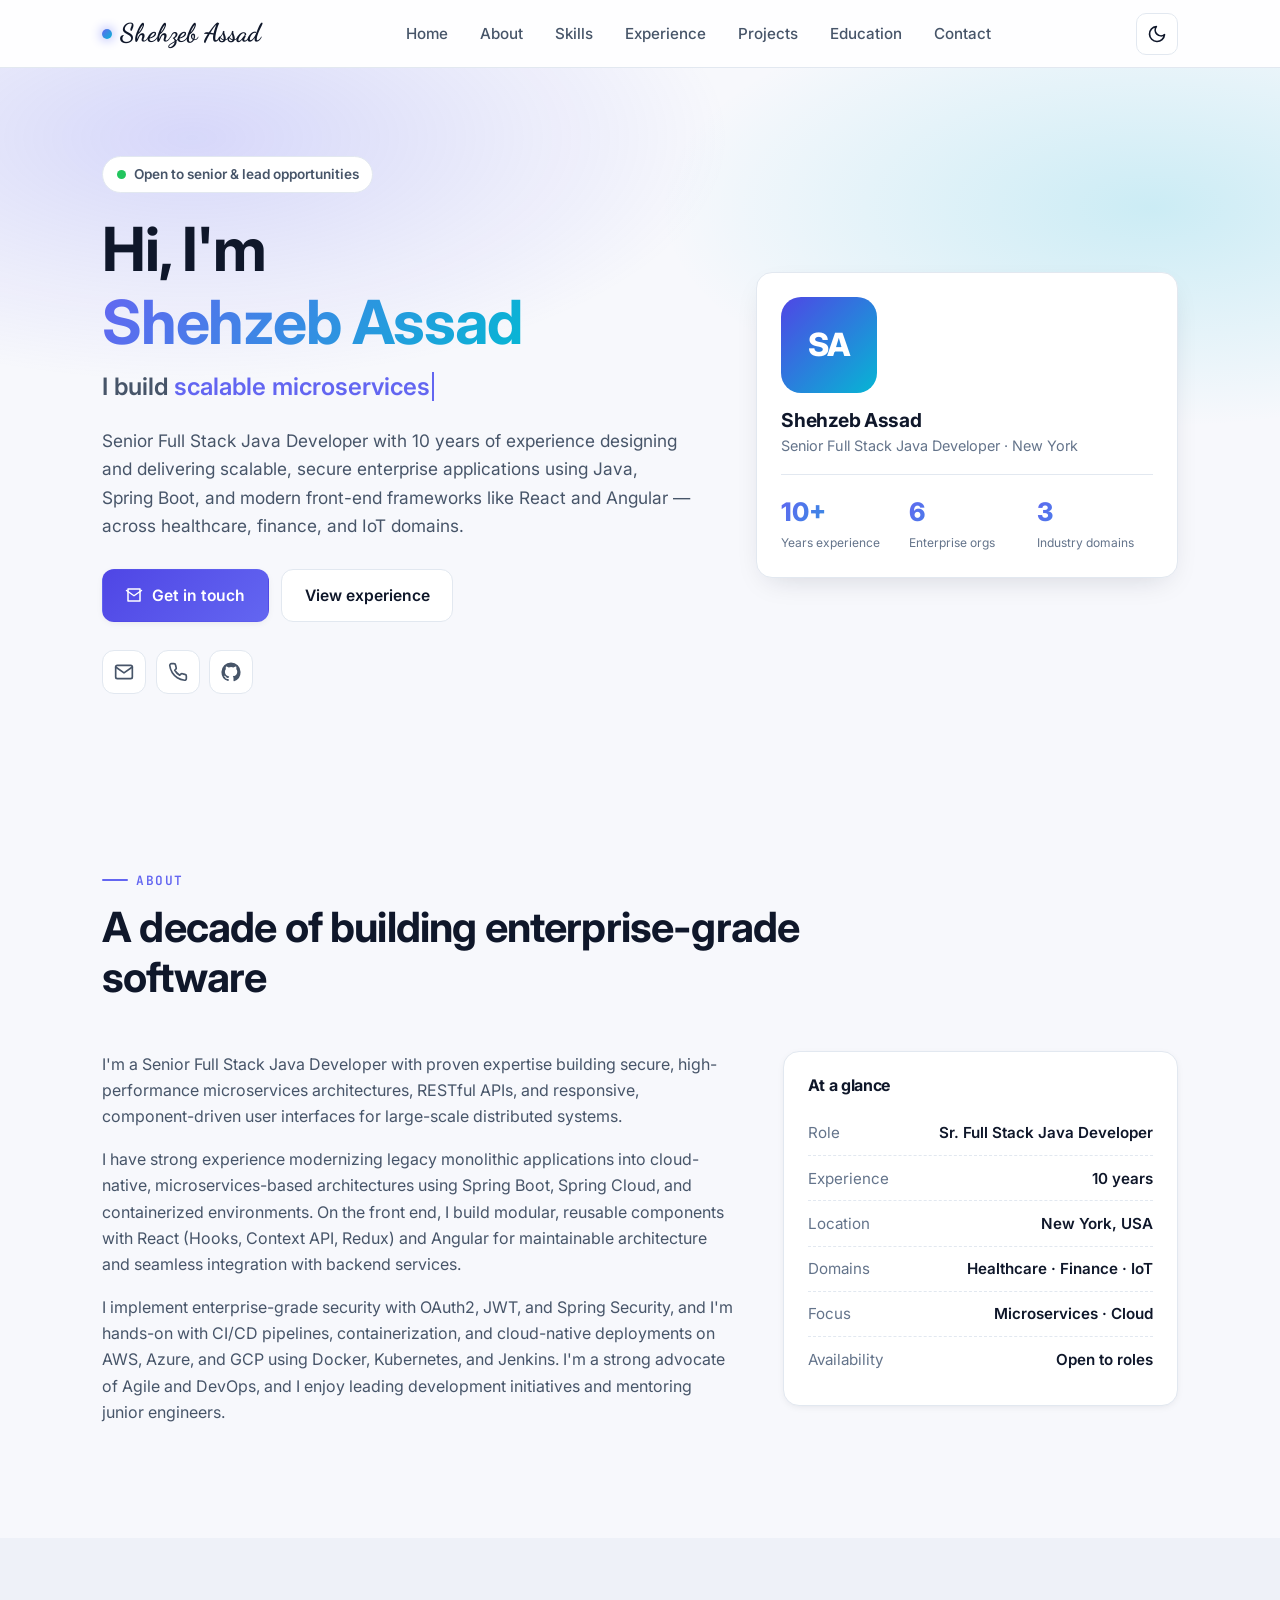
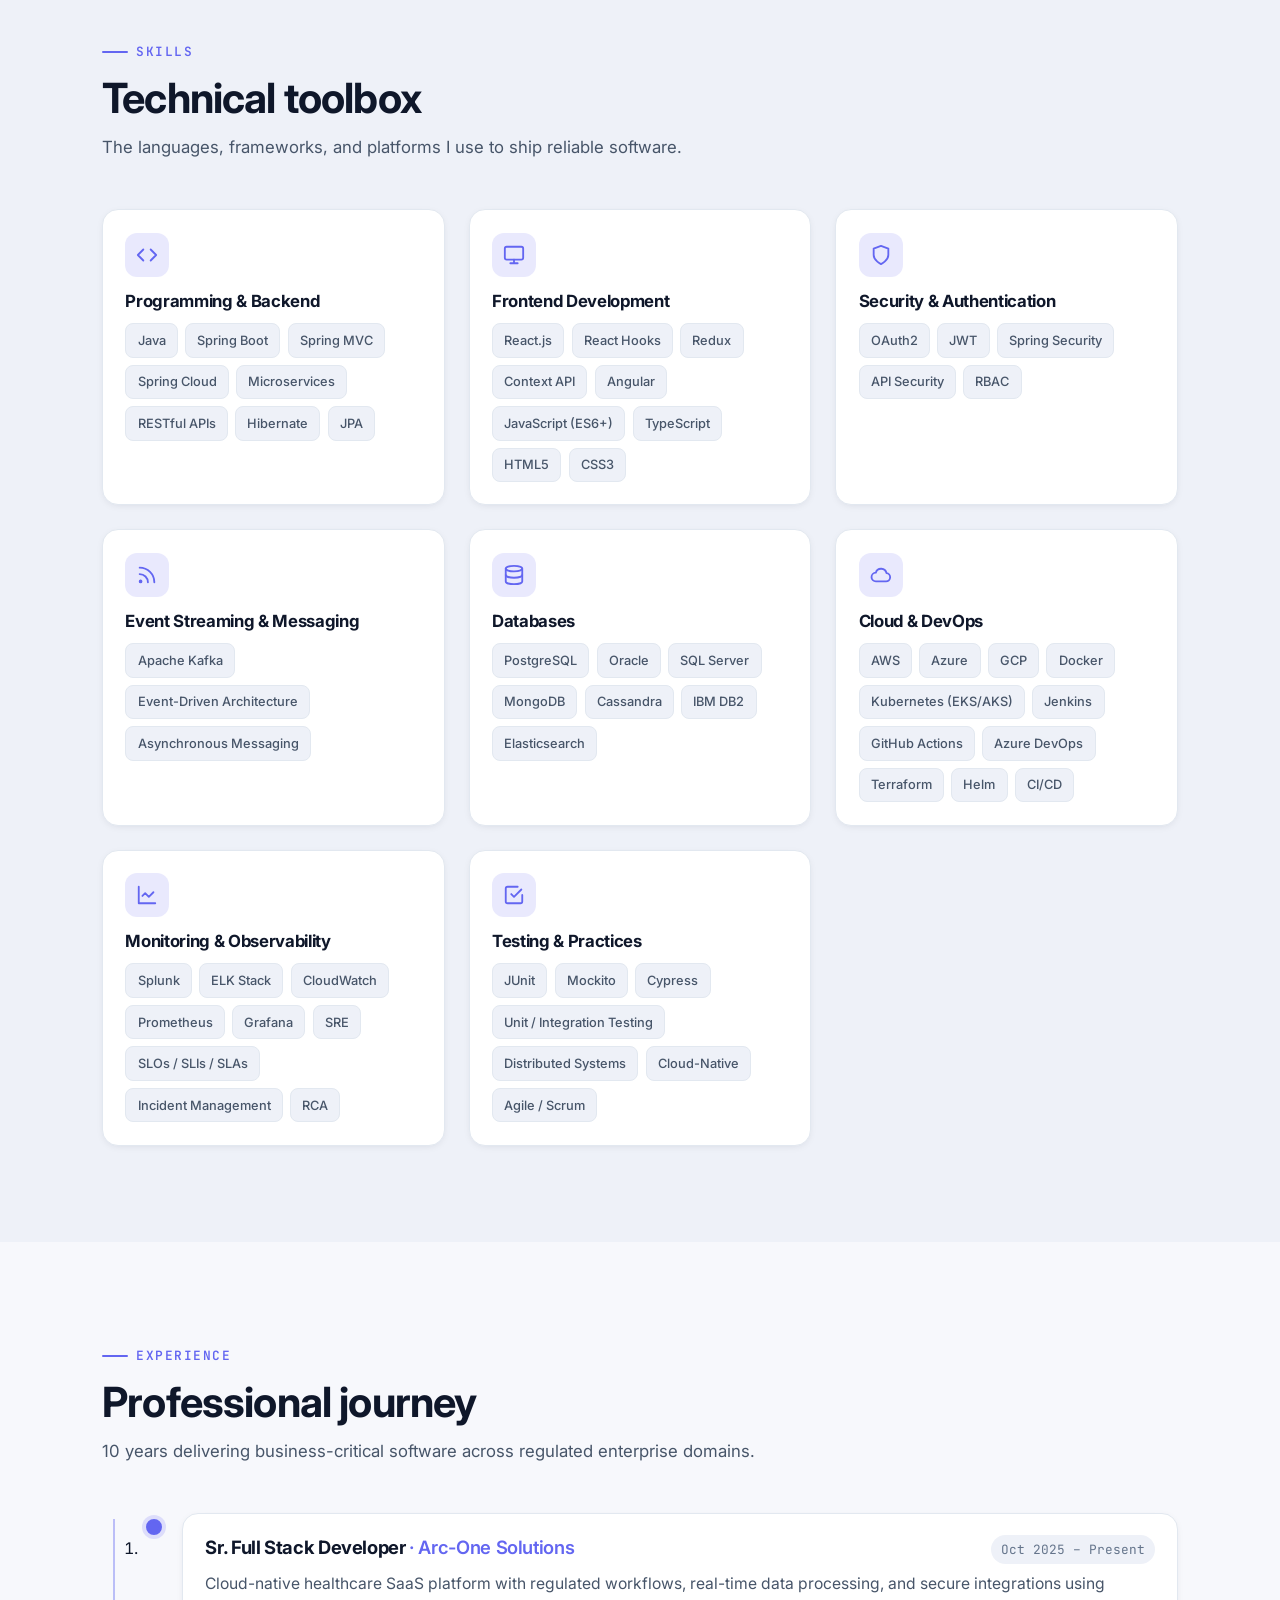
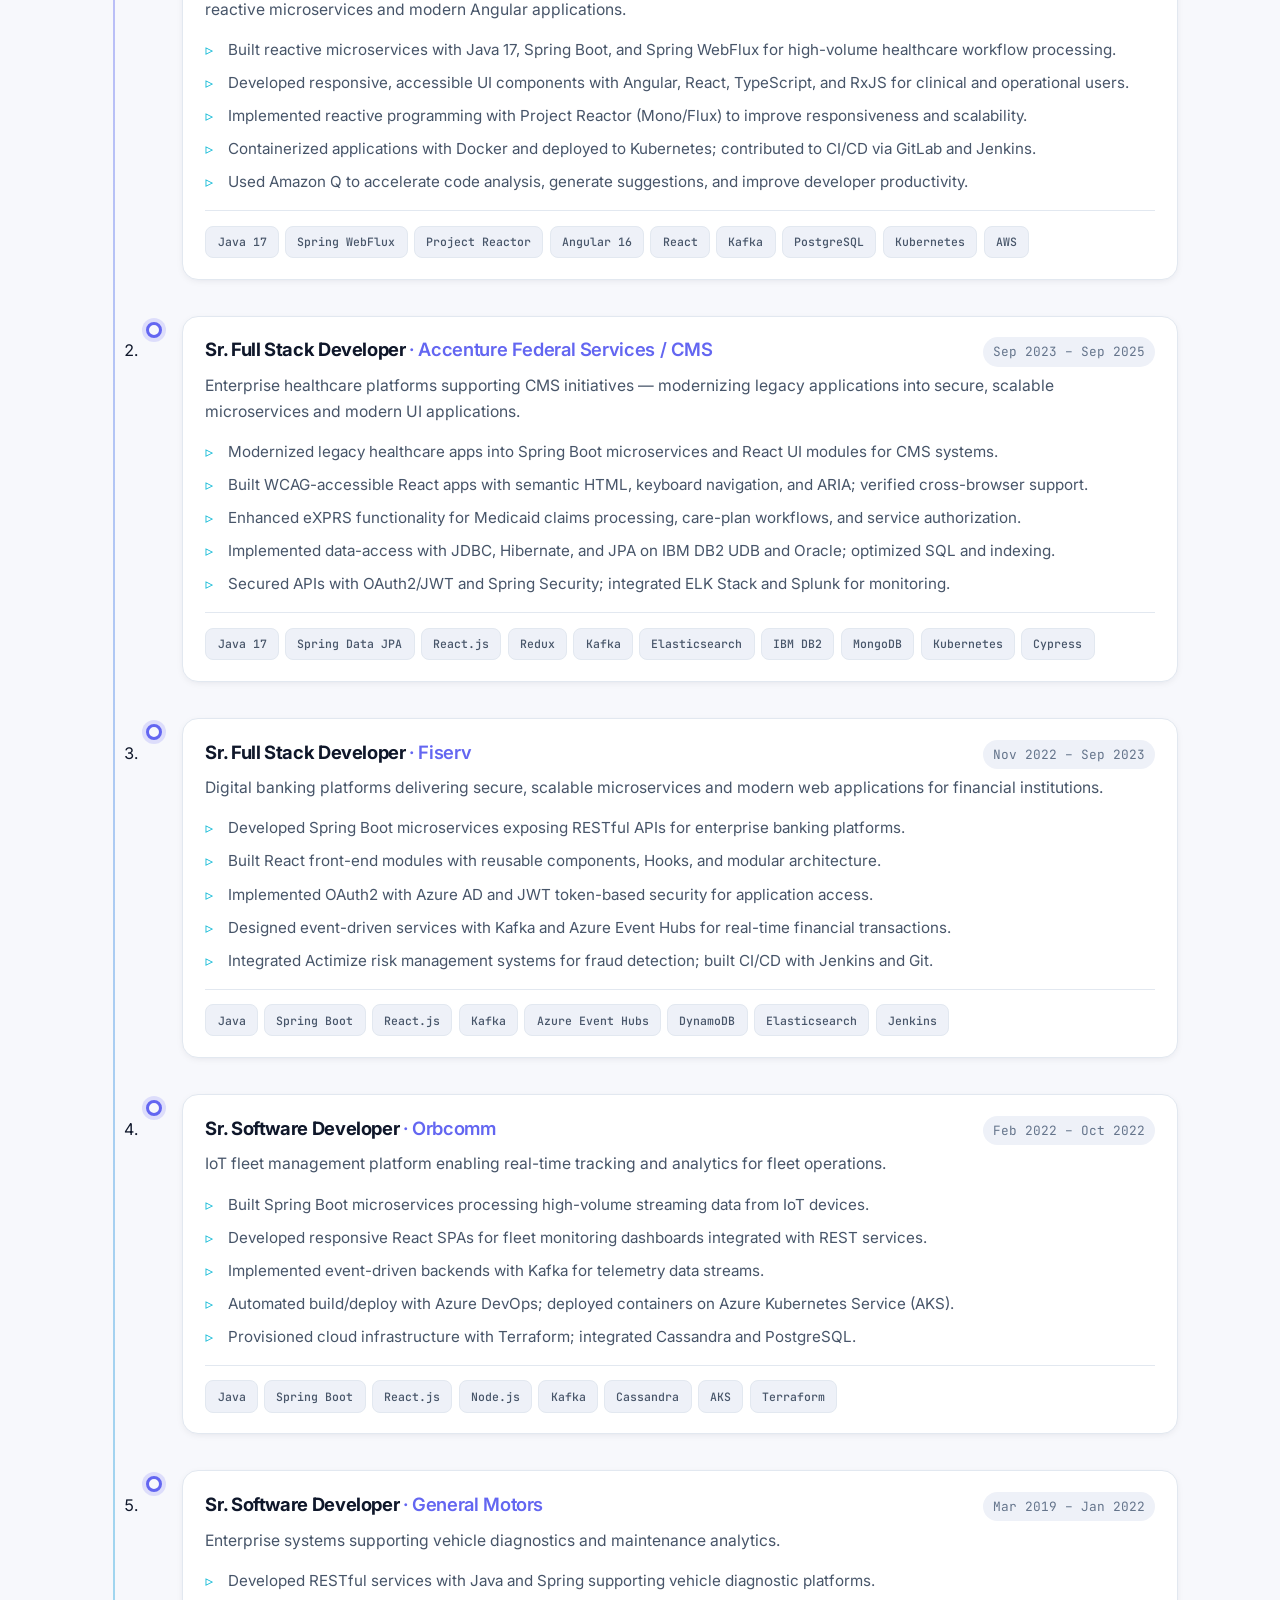
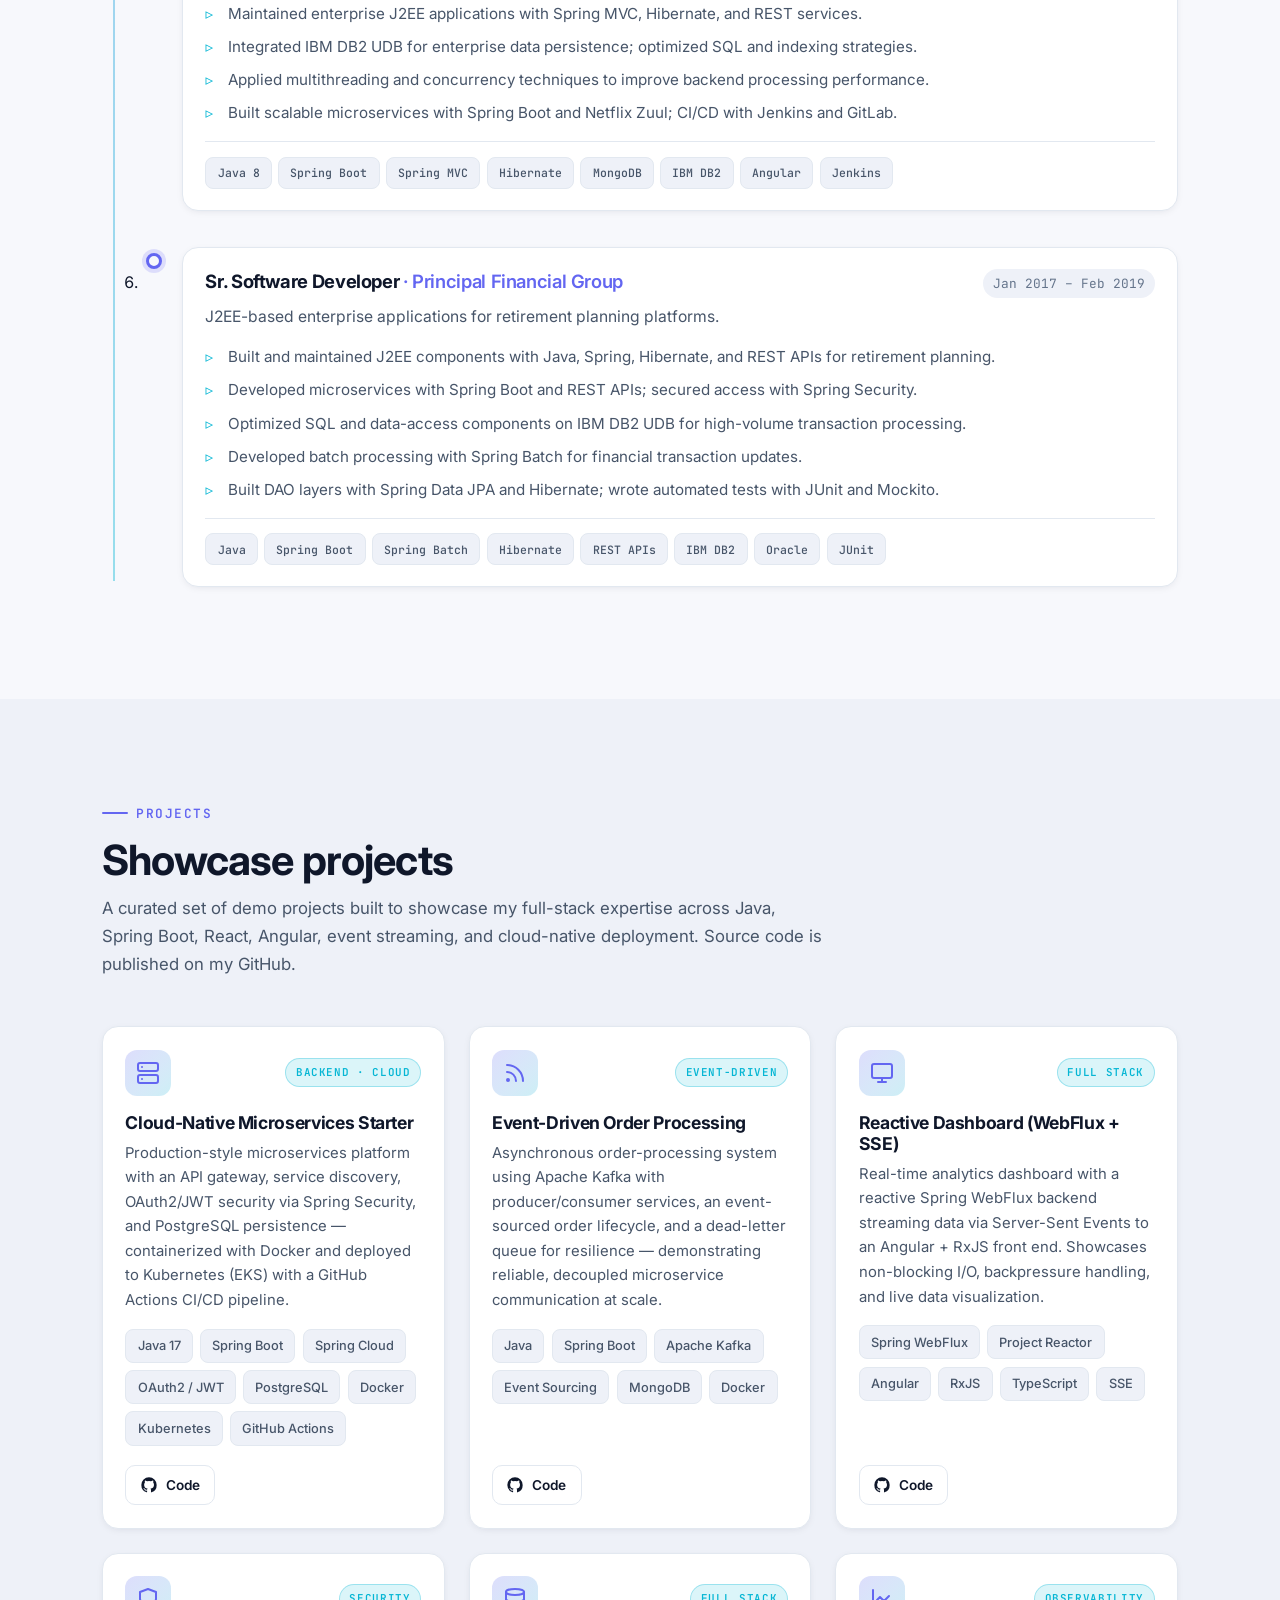
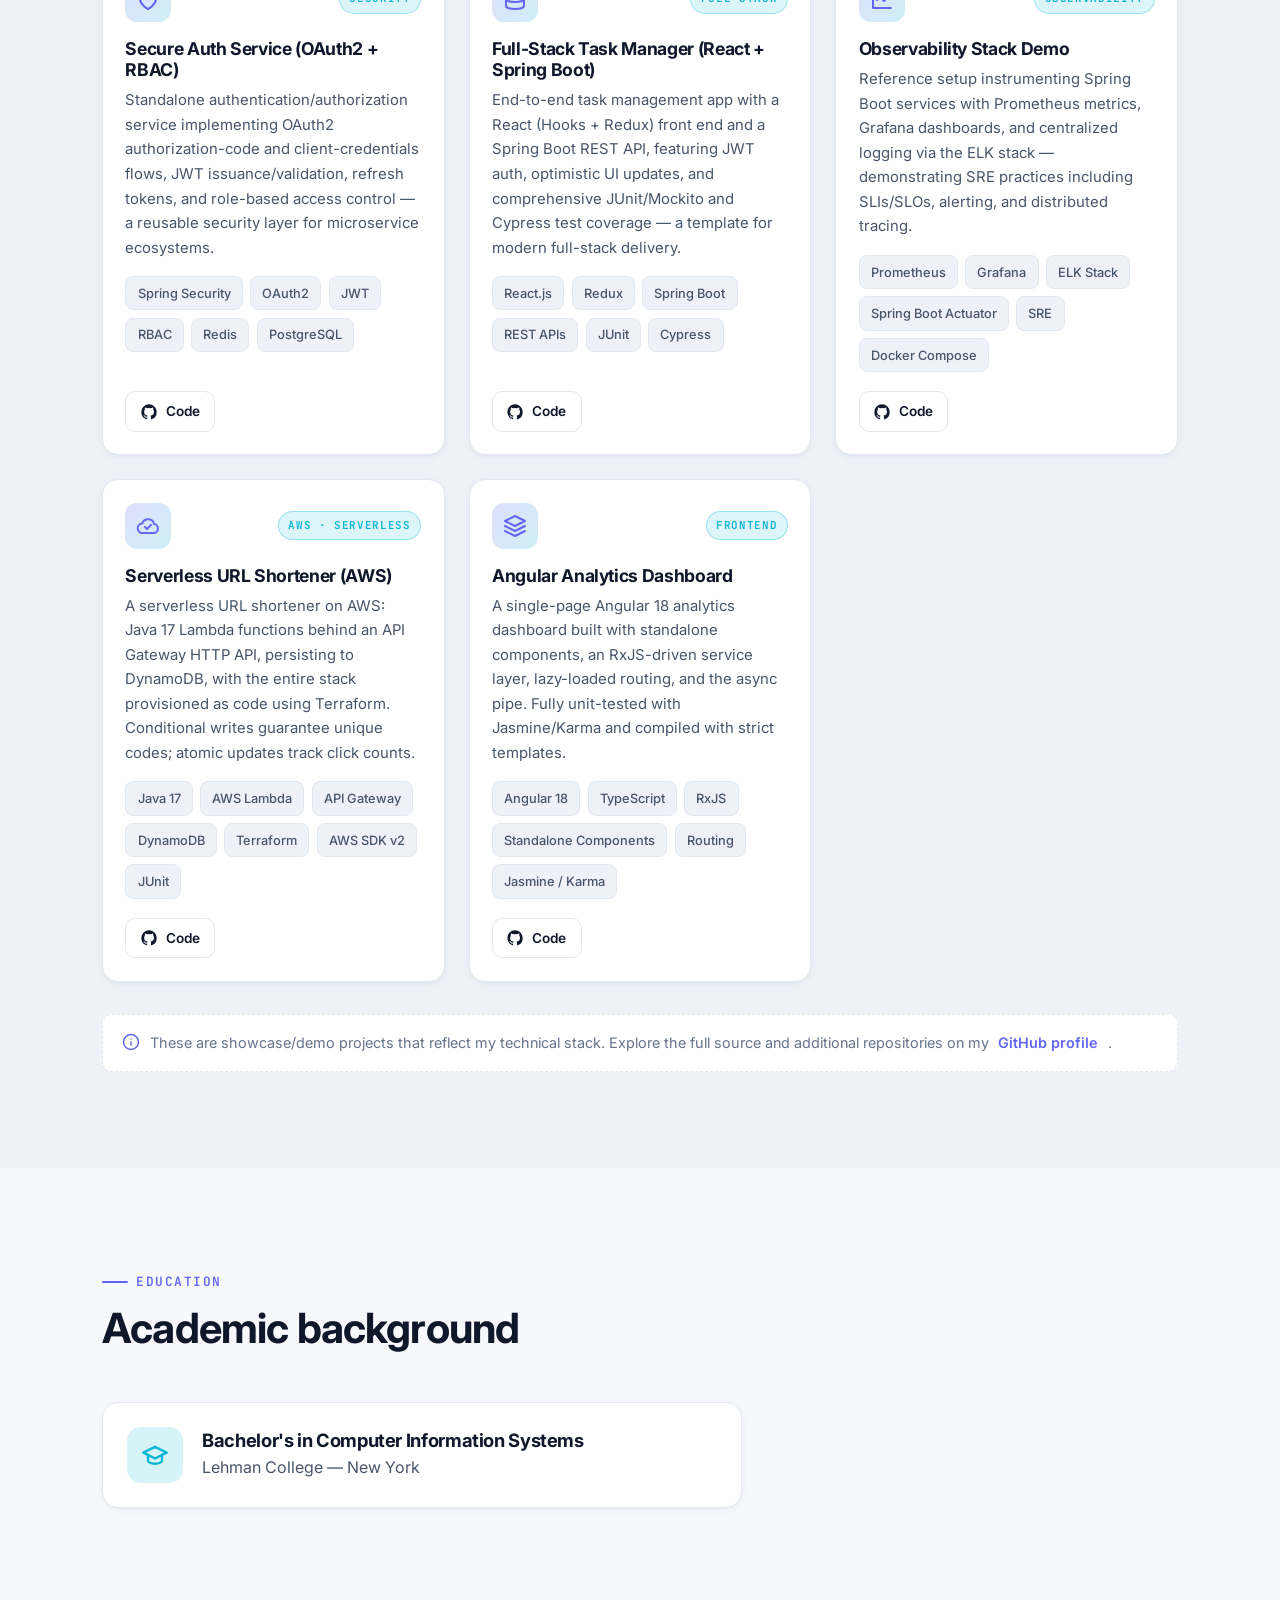
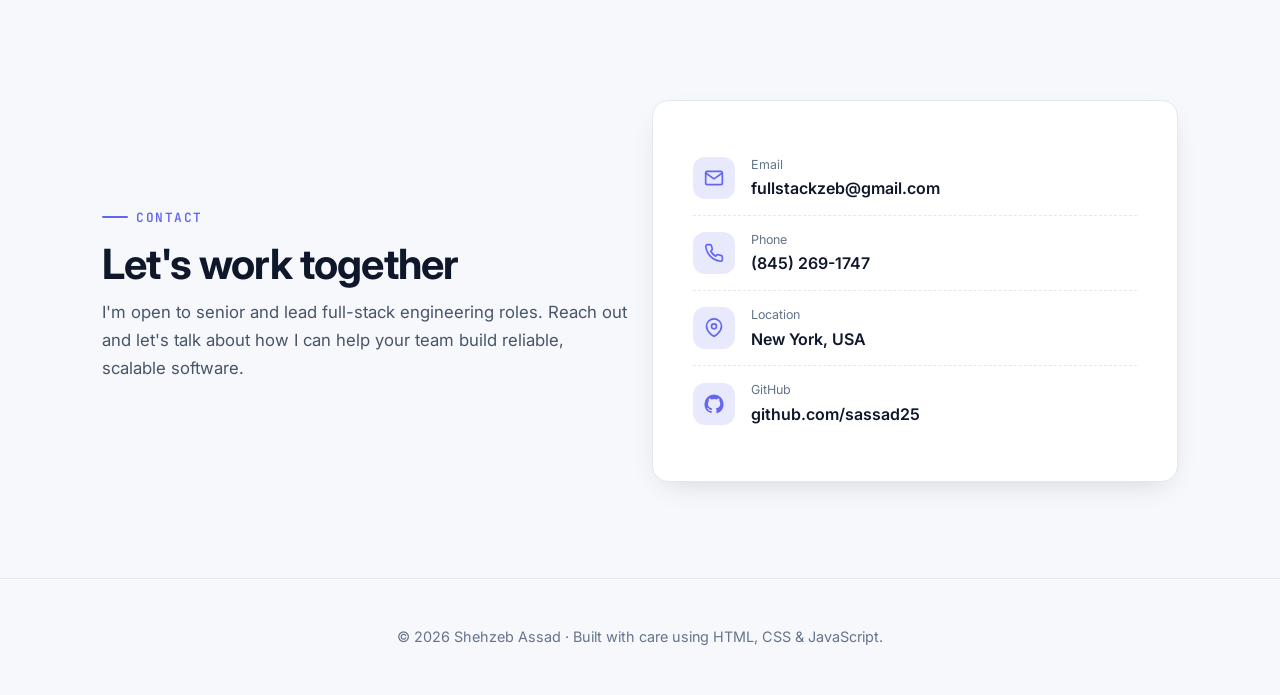
<file: index.html>
<!DOCTYPE html>
<html lang="en" data-theme="dark">

<head>
  <meta charset="UTF-8" />
  <meta name="viewport" content="width=device-width, initial-scale=1.0" />
  <title>Shehzeb Assad | Senior Full Stack Java Developer</title>
  <meta name="description"
    content="Shehzeb Assad — Senior Full Stack Java Developer with 10 years of experience building scalable, secure enterprise applications with Java, Spring Boot, React and Angular." />
  <meta name="author" content="Shehzeb Assad" />
  <meta name="theme-color" content="#4f46e5" />

  <!-- Open Graph -->
  <meta property="og:type" content="website" />
  <meta property="og:title" content="Shehzeb Assad | Senior Full Stack Java Developer" />
  <meta property="og:description"
    content="Senior Full Stack Java Developer — Java, Spring Boot, React, Angular, Microservices, Cloud." />

  <!-- Favicon -->
  <link rel="shortcut icon" href="assets/images/favicon.png" type="image/x-png" />

  <!-- Fonts -->
  <link rel="preconnect" href="https://fonts.googleapis.com" />
  <link rel="preconnect" href="https://fonts.gstatic.com" crossorigin />
  <link
    href="https://fonts.googleapis.com/css2?family=Dancing+Script:wght@600;700&family=Inter:wght@400;500;600;700;800&family=JetBrains+Mono:wght@500;600&display=swap"
    rel="stylesheet" />

  <!-- Styles -->
  <link rel="stylesheet" href="assets/css/modern.css" />
</head>

<body>
  <a class="skip-link" href="#main">Skip to content</a>

  <!-- ===================== NAV ===================== -->
  <header class="nav">
    <nav class="nav__inner" aria-label="Primary">
      <a class="nav__brand" href="#home">
        <span class="dot" aria-hidden="true"></span> Shehzeb&nbsp;Assad
      </a>
      <ul class="nav__links" id="primary-menu">
        <li><a href="#home">Home</a></li>
        <li><a href="#about">About</a></li>
        <li><a href="#skills">Skills</a></li>
        <li><a href="#experience">Experience</a></li>
        <li><a href="#projects">Projects</a></li>
        <li><a href="#education">Education</a></li>
        <li><a href="#contact">Contact</a></li>
      </ul>
      <div class="nav__actions">
        <button class="theme-toggle" type="button" aria-label="Toggle color theme" aria-pressed="true">
          <svg class="icon-moon" viewBox="0 0 24 24" fill="none" stroke="currentColor" stroke-width="2"
            stroke-linecap="round" stroke-linejoin="round" aria-hidden="true">
            <path d="M21 12.79A9 9 0 1 1 11.21 3 7 7 0 0 0 21 12.79z" />
          </svg>
          <svg class="icon-sun" viewBox="0 0 24 24" fill="none" stroke="currentColor" stroke-width="2"
            stroke-linecap="round" stroke-linejoin="round" aria-hidden="true">
            <circle cx="12" cy="12" r="4" />
            <path d="M12 2v2M12 20v2M4.93 4.93l1.41 1.41M17.66 17.66l1.41 1.41M2 12h2M20 12h2M4.93 19.07l1.41-1.41M17.66 6.34l1.41-1.41" />
          </svg>
        </button>
        <button class="nav__burger" type="button" aria-label="Open menu" aria-expanded="false"
          aria-controls="primary-menu">
          <svg viewBox="0 0 24 24" fill="none" stroke="currentColor" stroke-width="2" stroke-linecap="round"
            aria-hidden="true">
            <path d="M3 6h18M3 12h18M3 18h18" />
          </svg>
        </button>
      </div>
    </nav>
  </header>

  <main id="main">
    <!-- ===================== HERO ===================== -->
    <section class="hero" id="home">
      <div class="hero__bg" aria-hidden="true"></div>
      <div class="container hero__grid">
        <div class="hero__intro reveal">
          <span class="hero__status">
            <span class="pulse" aria-hidden="true"></span> Open to senior & lead opportunities
          </span>
          <h1>Hi, I'm <span class="grad">Shehzeb&nbsp;Assad</span></h1>
          <p class="hero__role">
            I build <span class="typed"
              data-words="scalable microservices|secure REST APIs|React &amp; Angular UIs|cloud-native systems|event-driven platforms"></span>
          </p>
          <p class="hero__lead">
            Senior Full Stack Java Developer with 10 years of experience designing and delivering
            scalable, secure enterprise applications using Java, Spring Boot, and modern front-end
            frameworks like React and Angular — across healthcare, finance, and IoT domains.
          </p>
          <div class="hero__cta">
            <a class="btn btn--primary" href="#contact">
              <svg viewBox="0 0 24 24" fill="none" stroke="currentColor" stroke-width="2" stroke-linecap="round"
                stroke-linejoin="round" aria-hidden="true">
                <path d="M4 4h16v16H4z" /><path d="m22 6-10 7L2 6" />
              </svg>
              Get in touch
            </a>
            <a class="btn btn--ghost" href="#experience">View experience</a>
          </div>
          <div class="hero__socials">
            <a href="mailto:fullstackzeb@gmail.com" aria-label="Email">
              <svg viewBox="0 0 24 24" fill="none" stroke="currentColor" stroke-width="2" stroke-linecap="round"
                stroke-linejoin="round" aria-hidden="true">
                <rect x="2" y="4" width="20" height="16" rx="2" /><path d="m22 6-10 7L2 6" />
              </svg>
            </a>
            <a href="tel:+18452691747" aria-label="Phone">
              <svg viewBox="0 0 24 24" fill="none" stroke="currentColor" stroke-width="2" stroke-linecap="round"
                stroke-linejoin="round" aria-hidden="true">
                <path d="M22 16.92v3a2 2 0 0 1-2.18 2 19.79 19.79 0 0 1-8.63-3.07 19.5 19.5 0 0 1-6-6 19.79 19.79 0 0 1-3.07-8.67A2 2 0 0 1 4.11 2h3a2 2 0 0 1 2 1.72c.13.96.36 1.9.7 2.81a2 2 0 0 1-.45 2.11L8.09 9.91a16 16 0 0 0 6 6l1.27-1.27a2 2 0 0 1 2.11-.45c.91.34 1.85.57 2.81.7A2 2 0 0 1 22 16.92z" />
              </svg>
            </a>
            <a href="https://github.com/sassad25" target="_blank" rel="noopener noreferrer" aria-label="GitHub">
              <svg viewBox="0 0 24 24" fill="currentColor" aria-hidden="true">
                <path d="M12 .5A11.5 11.5 0 0 0 .5 12a11.5 11.5 0 0 0 7.86 10.92c.58.1.79-.25.79-.56v-2c-3.2.7-3.88-1.37-3.88-1.37-.53-1.34-1.3-1.7-1.3-1.7-1.06-.72.08-.71.08-.71 1.17.08 1.78 1.2 1.78 1.2 1.04 1.78 2.73 1.27 3.4.97.1-.75.4-1.27.73-1.56-2.55-.29-5.24-1.28-5.24-5.7 0-1.26.45-2.29 1.19-3.1-.12-.29-.52-1.46.11-3.05 0 0 .97-.31 3.18 1.18a11 11 0 0 1 5.8 0c2.2-1.49 3.17-1.18 3.17-1.18.63 1.59.23 2.76.11 3.05.74.81 1.19 1.84 1.19 3.1 0 4.43-2.7 5.4-5.26 5.69.41.36.78 1.06.78 2.14v3.17c0 .31.2.67.8.56A11.5 11.5 0 0 0 23.5 12 11.5 11.5 0 0 0 12 .5z" />
              </svg>
            </a>
          </div>
        </div>

        <aside class="hero__card reveal" aria-label="Profile summary">
          <div class="hero__avatar" aria-hidden="true">SA</div>
          <h3>Shehzeb Assad</h3>
          <p class="muted">Senior Full Stack Java Developer · New York</p>
          <div class="hero__stats">
            <div class="hero__stat"><div class="num">10+</div><div class="lbl">Years experience</div></div>
            <div class="hero__stat"><div class="num">6</div><div class="lbl">Enterprise orgs</div></div>
            <div class="hero__stat"><div class="num">3</div><div class="lbl">Industry domains</div></div>
          </div>
        </aside>
      </div>
    </section>

    <!-- ===================== ABOUT ===================== -->
    <section class="section" id="about">
      <div class="container">
        <div class="section__head reveal">
          <span class="eyebrow">About</span>
          <h2 class="section__title">A decade of building enterprise-grade software</h2>
        </div>
        <div class="about__grid">
          <div class="about__text reveal">
            <p>
              I'm a Senior Full Stack Java Developer with proven expertise building secure,
              high-performance microservices architectures, RESTful APIs, and responsive,
              component-driven user interfaces for large-scale distributed systems.
            </p>
            <p>
              I have strong experience modernizing legacy monolithic applications into cloud-native,
              microservices-based architectures using Spring Boot, Spring Cloud, and containerized
              environments. On the front end, I build modular, reusable components with React
              (Hooks, Context API, Redux) and Angular for maintainable architecture and seamless
              integration with backend services.
            </p>
            <p>
              I implement enterprise-grade security with OAuth2, JWT, and Spring Security, and I'm
              hands-on with CI/CD pipelines, containerization, and cloud-native deployments on AWS,
              Azure, and GCP using Docker, Kubernetes, and Jenkins. I'm a strong advocate of Agile and
              DevOps, and I enjoy leading development initiatives and mentoring junior engineers.
            </p>
          </div>
          <div class="about__panel reveal">
            <h4>At a glance</h4>
            <ul class="info-list">
              <li><span class="k">Role</span><span class="v">Sr. Full Stack Java Developer</span></li>
              <li><span class="k">Experience</span><span class="v">10 years</span></li>
              <li><span class="k">Location</span><span class="v">New York, USA</span></li>
              <li><span class="k">Domains</span><span class="v">Healthcare · Finance · IoT</span></li>
              <li><span class="k">Focus</span><span class="v">Microservices · Cloud</span></li>
              <li><span class="k">Availability</span><span class="v">Open to roles</span></li>
            </ul>
          </div>
        </div>
      </div>
    </section>

    <!-- ===================== SKILLS ===================== -->
    <section class="section section--alt" id="skills">
      <div class="container">
        <div class="section__head reveal">
          <span class="eyebrow">Skills</span>
          <h2 class="section__title">Technical toolbox</h2>
          <p class="section__desc">The languages, frameworks, and platforms I use to ship reliable software.</p>
        </div>
        <div class="skills__grid">
          <article class="skill-card reveal">
            <div class="skill-card__icon" aria-hidden="true">
              <svg viewBox="0 0 24 24" fill="none" stroke="currentColor" stroke-width="2" stroke-linecap="round" stroke-linejoin="round"><polyline points="16 18 22 12 16 6"/><polyline points="8 6 2 12 8 18"/></svg>
            </div>
            <h3>Programming &amp; Backend</h3>
            <div class="tag-list">
              <span class="tag">Java</span><span class="tag">Spring Boot</span><span class="tag">Spring MVC</span>
              <span class="tag">Spring Cloud</span><span class="tag">Microservices</span><span class="tag">RESTful APIs</span>
              <span class="tag">Hibernate</span><span class="tag">JPA</span>
            </div>
          </article>

          <article class="skill-card reveal">
            <div class="skill-card__icon" aria-hidden="true">
              <svg viewBox="0 0 24 24" fill="none" stroke="currentColor" stroke-width="2" stroke-linecap="round" stroke-linejoin="round"><rect x="2" y="3" width="20" height="14" rx="2"/><path d="M8 21h8M12 17v4"/></svg>
            </div>
            <h3>Frontend Development</h3>
            <div class="tag-list">
              <span class="tag">React.js</span><span class="tag">React Hooks</span><span class="tag">Redux</span>
              <span class="tag">Context API</span><span class="tag">Angular</span><span class="tag">JavaScript (ES6+)</span>
              <span class="tag">TypeScript</span><span class="tag">HTML5</span><span class="tag">CSS3</span>
            </div>
          </article>

          <article class="skill-card reveal">
            <div class="skill-card__icon" aria-hidden="true">
              <svg viewBox="0 0 24 24" fill="none" stroke="currentColor" stroke-width="2" stroke-linecap="round" stroke-linejoin="round"><path d="M12 22s8-4 8-10V5l-8-3-8 3v7c0 6 8 10 8 10z"/></svg>
            </div>
            <h3>Security &amp; Authentication</h3>
            <div class="tag-list">
              <span class="tag">OAuth2</span><span class="tag">JWT</span><span class="tag">Spring Security</span>
              <span class="tag">API Security</span><span class="tag">RBAC</span>
            </div>
          </article>

          <article class="skill-card reveal">
            <div class="skill-card__icon" aria-hidden="true">
              <svg viewBox="0 0 24 24" fill="none" stroke="currentColor" stroke-width="2" stroke-linecap="round" stroke-linejoin="round"><path d="M4 11a9 9 0 0 1 9 9"/><path d="M4 4a16 16 0 0 1 16 16"/><circle cx="5" cy="19" r="1"/></svg>
            </div>
            <h3>Event Streaming &amp; Messaging</h3>
            <div class="tag-list">
              <span class="tag">Apache Kafka</span><span class="tag">Event-Driven Architecture</span>
              <span class="tag">Asynchronous Messaging</span>
            </div>
          </article>

          <article class="skill-card reveal">
            <div class="skill-card__icon" aria-hidden="true">
              <svg viewBox="0 0 24 24" fill="none" stroke="currentColor" stroke-width="2" stroke-linecap="round" stroke-linejoin="round"><ellipse cx="12" cy="5" rx="9" ry="3"/><path d="M3 5v14a9 3 0 0 0 18 0V5"/><path d="M3 12a9 3 0 0 0 18 0"/></svg>
            </div>
            <h3>Databases</h3>
            <div class="tag-list">
              <span class="tag">PostgreSQL</span><span class="tag">Oracle</span><span class="tag">SQL Server</span>
              <span class="tag">MongoDB</span><span class="tag">Cassandra</span><span class="tag">IBM DB2</span>
              <span class="tag">Elasticsearch</span>
            </div>
          </article>

          <article class="skill-card reveal">
            <div class="skill-card__icon" aria-hidden="true">
              <svg viewBox="0 0 24 24" fill="none" stroke="currentColor" stroke-width="2" stroke-linecap="round" stroke-linejoin="round"><path d="M17.5 19a4.5 4.5 0 0 0 .5-8.97A6 6 0 0 0 6.34 9.5 4.5 4.5 0 0 0 6.5 19z"/></svg>
            </div>
            <h3>Cloud &amp; DevOps</h3>
            <div class="tag-list">
              <span class="tag">AWS</span><span class="tag">Azure</span><span class="tag">GCP</span>
              <span class="tag">Docker</span><span class="tag">Kubernetes (EKS/AKS)</span><span class="tag">Jenkins</span>
              <span class="tag">GitHub Actions</span><span class="tag">Azure DevOps</span><span class="tag">Terraform</span>
              <span class="tag">Helm</span><span class="tag">CI/CD</span>
            </div>
          </article>

          <article class="skill-card reveal">
            <div class="skill-card__icon" aria-hidden="true">
              <svg viewBox="0 0 24 24" fill="none" stroke="currentColor" stroke-width="2" stroke-linecap="round" stroke-linejoin="round"><path d="M3 3v18h18"/><path d="m19 9-5 5-4-4-3 3"/></svg>
            </div>
            <h3>Monitoring &amp; Observability</h3>
            <div class="tag-list">
              <span class="tag">Splunk</span><span class="tag">ELK Stack</span><span class="tag">CloudWatch</span>
              <span class="tag">Prometheus</span><span class="tag">Grafana</span><span class="tag">SRE</span>
              <span class="tag">SLOs / SLIs / SLAs</span><span class="tag">Incident Management</span>
              <span class="tag">RCA</span>
            </div>
          </article>

          <article class="skill-card reveal">
            <div class="skill-card__icon" aria-hidden="true">
              <svg viewBox="0 0 24 24" fill="none" stroke="currentColor" stroke-width="2" stroke-linecap="round" stroke-linejoin="round"><path d="M9 11l3 3 8-8"/><path d="M21 12v7a2 2 0 0 1-2 2H5a2 2 0 0 1-2-2V5a2 2 0 0 1 2-2h11"/></svg>
            </div>
            <h3>Testing &amp; Practices</h3>
            <div class="tag-list">
              <span class="tag">JUnit</span><span class="tag">Mockito</span><span class="tag">Cypress</span>
              <span class="tag">Unit / Integration Testing</span><span class="tag">Distributed Systems</span>
              <span class="tag">Cloud-Native</span><span class="tag">Agile / Scrum</span>
            </div>
          </article>
        </div>
      </div>
    </section>

    <!-- ===================== EXPERIENCE ===================== -->
    <section class="section" id="experience">
      <div class="container">
        <div class="section__head reveal">
          <span class="eyebrow">Experience</span>
          <h2 class="section__title">Professional journey</h2>
          <p class="section__desc">10 years delivering business-critical software across regulated enterprise domains.</p>
        </div>

        <ol class="timeline">
          <!-- Arc-One -->
          <li class="tl-item tl-item--current reveal">
            <div class="tl-card">
              <div class="tl-head">
                <h3 class="tl-role">Sr. Full Stack Developer <span class="tl-company">· Arc-One Solutions</span></h3>
                <span class="tl-period">Oct 2025 – Present</span>
              </div>
              <p class="tl-summary">Cloud-native healthcare SaaS platform with regulated workflows, real-time data processing, and secure integrations using reactive microservices and modern Angular applications.</p>
              <ul class="tl-points">
                <li>Built reactive microservices with Java 17, Spring Boot, and Spring WebFlux for high-volume healthcare workflow processing.</li>
                <li>Developed responsive, accessible UI components with Angular, React, TypeScript, and RxJS for clinical and operational users.</li>
                <li>Implemented reactive programming with Project Reactor (Mono/Flux) to improve responsiveness and scalability.</li>
                <li>Containerized applications with Docker and deployed to Kubernetes; contributed to CI/CD via GitLab and Jenkins.</li>
                <li>Used Amazon Q to accelerate code analysis, generate suggestions, and improve developer productivity.</li>
              </ul>
              <div class="tl-stack">
                <span class="tag">Java 17</span><span class="tag">Spring WebFlux</span><span class="tag">Project Reactor</span>
                <span class="tag">Angular 16</span><span class="tag">React</span><span class="tag">Kafka</span>
                <span class="tag">PostgreSQL</span><span class="tag">Kubernetes</span><span class="tag">AWS</span>
              </div>
            </div>
          </li>

          <!-- Accenture / CMS -->
          <li class="tl-item reveal">
            <div class="tl-card">
              <div class="tl-head">
                <h3 class="tl-role">Sr. Full Stack Developer <span class="tl-company">· Accenture Federal Services / CMS</span></h3>
                <span class="tl-period">Sep 2023 – Sep 2025</span>
              </div>
              <p class="tl-summary">Enterprise healthcare platforms supporting CMS initiatives — modernizing legacy applications into secure, scalable microservices and modern UI applications.</p>
              <ul class="tl-points">
                <li>Modernized legacy healthcare apps into Spring Boot microservices and React UI modules for CMS systems.</li>
                <li>Built WCAG-accessible React apps with semantic HTML, keyboard navigation, and ARIA; verified cross-browser support.</li>
                <li>Enhanced eXPRS functionality for Medicaid claims processing, care-plan workflows, and service authorization.</li>
                <li>Implemented data-access with JDBC, Hibernate, and JPA on IBM DB2 UDB and Oracle; optimized SQL and indexing.</li>
                <li>Secured APIs with OAuth2/JWT and Spring Security; integrated ELK Stack and Splunk for monitoring.</li>
              </ul>
              <div class="tl-stack">
                <span class="tag">Java 17</span><span class="tag">Spring Data JPA</span><span class="tag">React.js</span>
                <span class="tag">Redux</span><span class="tag">Kafka</span><span class="tag">Elasticsearch</span>
                <span class="tag">IBM DB2</span><span class="tag">MongoDB</span><span class="tag">Kubernetes</span>
                <span class="tag">Cypress</span>
              </div>
            </div>
          </li>

          <!-- Fiserv -->
          <li class="tl-item reveal">
            <div class="tl-card">
              <div class="tl-head">
                <h3 class="tl-role">Sr. Full Stack Developer <span class="tl-company">· Fiserv</span></h3>
                <span class="tl-period">Nov 2022 – Sep 2023</span>
              </div>
              <p class="tl-summary">Digital banking platforms delivering secure, scalable microservices and modern web applications for financial institutions.</p>
              <ul class="tl-points">
                <li>Developed Spring Boot microservices exposing RESTful APIs for enterprise banking platforms.</li>
                <li>Built React front-end modules with reusable components, Hooks, and modular architecture.</li>
                <li>Implemented OAuth2 with Azure AD and JWT token-based security for application access.</li>
                <li>Designed event-driven services with Kafka and Azure Event Hubs for real-time financial transactions.</li>
                <li>Integrated Actimize risk management systems for fraud detection; built CI/CD with Jenkins and Git.</li>
              </ul>
              <div class="tl-stack">
                <span class="tag">Java</span><span class="tag">Spring Boot</span><span class="tag">React.js</span>
                <span class="tag">Kafka</span><span class="tag">Azure Event Hubs</span><span class="tag">DynamoDB</span>
                <span class="tag">Elasticsearch</span><span class="tag">Jenkins</span>
              </div>
            </div>
          </li>

          <!-- Orbcomm -->
          <li class="tl-item reveal">
            <div class="tl-card">
              <div class="tl-head">
                <h3 class="tl-role">Sr. Software Developer <span class="tl-company">· Orbcomm</span></h3>
                <span class="tl-period">Feb 2022 – Oct 2022</span>
              </div>
              <p class="tl-summary">IoT fleet management platform enabling real-time tracking and analytics for fleet operations.</p>
              <ul class="tl-points">
                <li>Built Spring Boot microservices processing high-volume streaming data from IoT devices.</li>
                <li>Developed responsive React SPAs for fleet monitoring dashboards integrated with REST services.</li>
                <li>Implemented event-driven backends with Kafka for telemetry data streams.</li>
                <li>Automated build/deploy with Azure DevOps; deployed containers on Azure Kubernetes Service (AKS).</li>
                <li>Provisioned cloud infrastructure with Terraform; integrated Cassandra and PostgreSQL.</li>
              </ul>
              <div class="tl-stack">
                <span class="tag">Java</span><span class="tag">Spring Boot</span><span class="tag">React.js</span>
                <span class="tag">Node.js</span><span class="tag">Kafka</span><span class="tag">Cassandra</span>
                <span class="tag">AKS</span><span class="tag">Terraform</span>
              </div>
            </div>
          </li>

          <!-- GM -->
          <li class="tl-item reveal">
            <div class="tl-card">
              <div class="tl-head">
                <h3 class="tl-role">Sr. Software Developer <span class="tl-company">· General Motors</span></h3>
                <span class="tl-period">Mar 2019 – Jan 2022</span>
              </div>
              <p class="tl-summary">Enterprise systems supporting vehicle diagnostics and maintenance analytics.</p>
              <ul class="tl-points">
                <li>Developed RESTful services with Java and Spring supporting vehicle diagnostic platforms.</li>
                <li>Maintained enterprise J2EE applications with Spring MVC, Hibernate, and REST services.</li>
                <li>Integrated IBM DB2 UDB for enterprise data persistence; optimized SQL and indexing strategies.</li>
                <li>Applied multithreading and concurrency techniques to improve backend processing performance.</li>
                <li>Built scalable microservices with Spring Boot and Netflix Zuul; CI/CD with Jenkins and GitLab.</li>
              </ul>
              <div class="tl-stack">
                <span class="tag">Java 8</span><span class="tag">Spring Boot</span><span class="tag">Spring MVC</span>
                <span class="tag">Hibernate</span><span class="tag">MongoDB</span><span class="tag">IBM DB2</span>
                <span class="tag">Angular</span><span class="tag">Jenkins</span>
              </div>
            </div>
          </li>

          <!-- Principal -->
          <li class="tl-item reveal">
            <div class="tl-card">
              <div class="tl-head">
                <h3 class="tl-role">Sr. Software Developer <span class="tl-company">· Principal Financial Group</span></h3>
                <span class="tl-period">Jan 2017 – Feb 2019</span>
              </div>
              <p class="tl-summary">J2EE-based enterprise applications for retirement planning platforms.</p>
              <ul class="tl-points">
                <li>Built and maintained J2EE components with Java, Spring, Hibernate, and REST APIs for retirement planning.</li>
                <li>Developed microservices with Spring Boot and REST APIs; secured access with Spring Security.</li>
                <li>Optimized SQL and data-access components on IBM DB2 UDB for high-volume transaction processing.</li>
                <li>Developed batch processing with Spring Batch for financial transaction updates.</li>
                <li>Built DAO layers with Spring Data JPA and Hibernate; wrote automated tests with JUnit and Mockito.</li>
              </ul>
              <div class="tl-stack">
                <span class="tag">Java</span><span class="tag">Spring Boot</span><span class="tag">Spring Batch</span>
                <span class="tag">Hibernate</span><span class="tag">REST APIs</span><span class="tag">IBM DB2</span>
                <span class="tag">Oracle</span><span class="tag">JUnit</span>
              </div>
            </div>
          </li>
        </ol>
      </div>
    </section>

    <!-- ===================== PROJECTS ===================== -->
    <section class="section section--alt" id="projects">
      <div class="container">
        <div class="section__head reveal">
          <span class="eyebrow">Projects</span>
          <h2 class="section__title">Showcase projects</h2>
          <p class="section__desc">
            A curated set of demo projects built to showcase my full-stack expertise across Java,
            Spring Boot, React, Angular, event streaming, and cloud-native deployment. Source code is
            published on my <a href="https://github.com/sassad25" target="_blank" rel="noopener noreferrer">GitHub</a>.
          </p>
        </div>

        <div class="skills__grid">
          <article class="project-card reveal">
            <div class="project-card__top">
              <div class="project-card__icon" aria-hidden="true">
                <svg viewBox="0 0 24 24" fill="none" stroke="currentColor" stroke-width="2" stroke-linecap="round" stroke-linejoin="round"><rect x="2" y="2" width="20" height="8" rx="2"/><rect x="2" y="14" width="20" height="8" rx="2"/><path d="M6 6h.01M6 18h.01"/></svg>
              </div>
              <span class="project-card__badge">Backend · Cloud</span>
            </div>
            <h3>Cloud-Native Microservices Starter</h3>
            <p>Production-style microservices platform with an API gateway, service discovery, OAuth2/JWT security via Spring Security, and PostgreSQL persistence — containerized with Docker and deployed to Kubernetes (EKS) with a GitHub Actions CI/CD pipeline.</p>
            <div class="tag-list">
              <span class="tag">Java 17</span><span class="tag">Spring Boot</span><span class="tag">Spring Cloud</span>
              <span class="tag">OAuth2 / JWT</span><span class="tag">PostgreSQL</span><span class="tag">Docker</span>
              <span class="tag">Kubernetes</span><span class="tag">GitHub Actions</span>
            </div>
            <div class="project-card__links">
              <a class="btn btn--ghost btn--sm" href="https://github.com/sassad25/cloud-native-microservices-platform" target="_blank" rel="noopener noreferrer">
                <svg viewBox="0 0 24 24" fill="currentColor" aria-hidden="true"><path d="M12 .5A11.5 11.5 0 0 0 .5 12a11.5 11.5 0 0 0 7.86 10.92c.58.1.79-.25.79-.56v-2c-3.2.7-3.88-1.37-3.88-1.37-.53-1.34-1.3-1.7-1.3-1.7-1.06-.72.08-.71.08-.71 1.17.08 1.78 1.2 1.78 1.2 1.04 1.78 2.73 1.27 3.4.97.1-.75.4-1.27.73-1.56-2.55-.29-5.24-1.28-5.24-5.7 0-1.26.45-2.29 1.19-3.1-.12-.29-.52-1.46.11-3.05 0 0 .97-.31 3.18 1.18a11 11 0 0 1 5.8 0c2.2-1.49 3.17-1.18 3.17-1.18.63 1.59.23 2.76.11 3.05.74.81 1.19 1.84 1.19 3.1 0 4.43-2.7 5.4-5.26 5.69.41.36.78 1.06.78 2.14v3.17c0 .31.2.67.8.56A11.5 11.5 0 0 0 23.5 12 11.5 11.5 0 0 0 12 .5z"/></svg>
                Code
              </a>
            </div>
          </article>

          <article class="project-card reveal">
            <div class="project-card__top">
              <div class="project-card__icon" aria-hidden="true">
                <svg viewBox="0 0 24 24" fill="none" stroke="currentColor" stroke-width="2" stroke-linecap="round" stroke-linejoin="round"><path d="M4 11a9 9 0 0 1 9 9"/><path d="M4 4a16 16 0 0 1 16 16"/><circle cx="5" cy="19" r="1"/></svg>
              </div>
              <span class="project-card__badge">Event-Driven</span>
            </div>
            <h3>Event-Driven Order Processing</h3>
            <p>Asynchronous order-processing system using Apache Kafka with producer/consumer services, an event-sourced order lifecycle, and a dead-letter queue for resilience — demonstrating reliable, decoupled microservice communication at scale.</p>
            <div class="tag-list">
              <span class="tag">Java</span><span class="tag">Spring Boot</span><span class="tag">Apache Kafka</span>
              <span class="tag">Event Sourcing</span><span class="tag">MongoDB</span><span class="tag">Docker</span>
            </div>
            <div class="project-card__links">
              <a class="btn btn--ghost btn--sm" href="https://github.com/sassad25/event-driven-order-processing" target="_blank" rel="noopener noreferrer">
                <svg viewBox="0 0 24 24" fill="currentColor" aria-hidden="true"><path d="M12 .5A11.5 11.5 0 0 0 .5 12a11.5 11.5 0 0 0 7.86 10.92c.58.1.79-.25.79-.56v-2c-3.2.7-3.88-1.37-3.88-1.37-.53-1.34-1.3-1.7-1.3-1.7-1.06-.72.08-.71.08-.71 1.17.08 1.78 1.2 1.78 1.2 1.04 1.78 2.73 1.27 3.4.97.1-.75.4-1.27.73-1.56-2.55-.29-5.24-1.28-5.24-5.7 0-1.26.45-2.29 1.19-3.1-.12-.29-.52-1.46.11-3.05 0 0 .97-.31 3.18 1.18a11 11 0 0 1 5.8 0c2.2-1.49 3.17-1.18 3.17-1.18.63 1.59.23 2.76.11 3.05.74.81 1.19 1.84 1.19 3.1 0 4.43-2.7 5.4-5.26 5.69.41.36.78 1.06.78 2.14v3.17c0 .31.2.67.8.56A11.5 11.5 0 0 0 23.5 12 11.5 11.5 0 0 0 12 .5z"/></svg>
                Code
              </a>
            </div>
          </article>

          <article class="project-card reveal">
            <div class="project-card__top">
              <div class="project-card__icon" aria-hidden="true">
                <svg viewBox="0 0 24 24" fill="none" stroke="currentColor" stroke-width="2" stroke-linecap="round" stroke-linejoin="round"><rect x="2" y="3" width="20" height="14" rx="2"/><path d="M8 21h8M12 17v4"/></svg>
              </div>
              <span class="project-card__badge">Full Stack</span>
            </div>
            <h3>Reactive Dashboard (WebFlux + SSE)</h3>
            <p>Real-time analytics dashboard with a reactive Spring WebFlux backend streaming data via Server-Sent Events to an Angular + RxJS front end. Showcases non-blocking I/O, backpressure handling, and live data visualization.</p>
            <div class="tag-list">
              <span class="tag">Spring WebFlux</span><span class="tag">Project Reactor</span><span class="tag">Angular</span>
              <span class="tag">RxJS</span><span class="tag">TypeScript</span><span class="tag">SSE</span>
            </div>
            <div class="project-card__links">
              <a class="btn btn--ghost btn--sm" href="https://github.com/sassad25/reactive-dashboard" target="_blank" rel="noopener noreferrer">
                <svg viewBox="0 0 24 24" fill="currentColor" aria-hidden="true"><path d="M12 .5A11.5 11.5 0 0 0 .5 12a11.5 11.5 0 0 0 7.86 10.92c.58.1.79-.25.79-.56v-2c-3.2.7-3.88-1.37-3.88-1.37-.53-1.34-1.3-1.7-1.3-1.7-1.06-.72.08-.71.08-.71 1.17.08 1.78 1.2 1.78 1.2 1.04 1.78 2.73 1.27 3.4.97.1-.75.4-1.27.73-1.56-2.55-.29-5.24-1.28-5.24-5.7 0-1.26.45-2.29 1.19-3.1-.12-.29-.52-1.46.11-3.05 0 0 .97-.31 3.18 1.18a11 11 0 0 1 5.8 0c2.2-1.49 3.17-1.18 3.17-1.18.63 1.59.23 2.76.11 3.05.74.81 1.19 1.84 1.19 3.1 0 4.43-2.7 5.4-5.26 5.69.41.36.78 1.06.78 2.14v3.17c0 .31.2.67.8.56A11.5 11.5 0 0 0 23.5 12 11.5 11.5 0 0 0 12 .5z"/></svg>
                Code
              </a>
            </div>
          </article>

          <article class="project-card reveal">
            <div class="project-card__top">
              <div class="project-card__icon" aria-hidden="true">
                <svg viewBox="0 0 24 24" fill="none" stroke="currentColor" stroke-width="2" stroke-linecap="round" stroke-linejoin="round"><path d="M12 22s8-4 8-10V5l-8-3-8 3v7c0 6 8 10 8 10z"/></svg>
              </div>
              <span class="project-card__badge">Security</span>
            </div>
            <h3>Secure Auth Service (OAuth2 + RBAC)</h3>
            <p>Standalone authentication/authorization service implementing OAuth2 authorization-code and client-credentials flows, JWT issuance/validation, refresh tokens, and role-based access control — a reusable security layer for microservice ecosystems.</p>
            <div class="tag-list">
              <span class="tag">Spring Security</span><span class="tag">OAuth2</span><span class="tag">JWT</span>
              <span class="tag">RBAC</span><span class="tag">Redis</span><span class="tag">PostgreSQL</span>
            </div>
            <div class="project-card__links">
              <a class="btn btn--ghost btn--sm" href="https://github.com/sassad25/secure-auth-service" target="_blank" rel="noopener noreferrer">
                <svg viewBox="0 0 24 24" fill="currentColor" aria-hidden="true"><path d="M12 .5A11.5 11.5 0 0 0 .5 12a11.5 11.5 0 0 0 7.86 10.92c.58.1.79-.25.79-.56v-2c-3.2.7-3.88-1.37-3.88-1.37-.53-1.34-1.3-1.7-1.3-1.7-1.06-.72.08-.71.08-.71 1.17.08 1.78 1.2 1.78 1.2 1.04 1.78 2.73 1.27 3.4.97.1-.75.4-1.27.73-1.56-2.55-.29-5.24-1.28-5.24-5.7 0-1.26.45-2.29 1.19-3.1-.12-.29-.52-1.46.11-3.05 0 0 .97-.31 3.18 1.18a11 11 0 0 1 5.8 0c2.2-1.49 3.17-1.18 3.17-1.18.63 1.59.23 2.76.11 3.05.74.81 1.19 1.84 1.19 3.1 0 4.43-2.7 5.4-5.26 5.69.41.36.78 1.06.78 2.14v3.17c0 .31.2.67.8.56A11.5 11.5 0 0 0 23.5 12 11.5 11.5 0 0 0 12 .5z"/></svg>
                Code
              </a>
            </div>
          </article>

          <article class="project-card reveal">
            <div class="project-card__top">
              <div class="project-card__icon" aria-hidden="true">
                <svg viewBox="0 0 24 24" fill="none" stroke="currentColor" stroke-width="2" stroke-linecap="round" stroke-linejoin="round"><ellipse cx="12" cy="5" rx="9" ry="3"/><path d="M3 5v14a9 3 0 0 0 18 0V5"/><path d="M3 12a9 3 0 0 0 18 0"/></svg>
              </div>
              <span class="project-card__badge">Full Stack</span>
            </div>
            <h3>Full-Stack Task Manager (React + Spring Boot)</h3>
            <p>End-to-end task management app with a React (Hooks + Redux) front end and a Spring Boot REST API, featuring JWT auth, optimistic UI updates, and comprehensive JUnit/Mockito and Cypress test coverage — a template for modern full-stack delivery.</p>
            <div class="tag-list">
              <span class="tag">React.js</span><span class="tag">Redux</span><span class="tag">Spring Boot</span>
              <span class="tag">REST APIs</span><span class="tag">JUnit</span><span class="tag">Cypress</span>
            </div>
            <div class="project-card__links">
              <a class="btn btn--ghost btn--sm" href="https://github.com/sassad25/full-stack-task-manager" target="_blank" rel="noopener noreferrer">
                <svg viewBox="0 0 24 24" fill="currentColor" aria-hidden="true"><path d="M12 .5A11.5 11.5 0 0 0 .5 12a11.5 11.5 0 0 0 7.86 10.92c.58.1.79-.25.79-.56v-2c-3.2.7-3.88-1.37-3.88-1.37-.53-1.34-1.3-1.7-1.3-1.7-1.06-.72.08-.71.08-.71 1.17.08 1.78 1.2 1.78 1.2 1.04 1.78 2.73 1.27 3.4.97.1-.75.4-1.27.73-1.56-2.55-.29-5.24-1.28-5.24-5.7 0-1.26.45-2.29 1.19-3.1-.12-.29-.52-1.46.11-3.05 0 0 .97-.31 3.18 1.18a11 11 0 0 1 5.8 0c2.2-1.49 3.17-1.18 3.17-1.18.63 1.59.23 2.76.11 3.05.74.81 1.19 1.84 1.19 3.1 0 4.43-2.7 5.4-5.26 5.69.41.36.78 1.06.78 2.14v3.17c0 .31.2.67.8.56A11.5 11.5 0 0 0 23.5 12 11.5 11.5 0 0 0 12 .5z"/></svg>
                Code
              </a>
            </div>
          </article>

          <article class="project-card reveal">
            <div class="project-card__top">
              <div class="project-card__icon" aria-hidden="true">
                <svg viewBox="0 0 24 24" fill="none" stroke="currentColor" stroke-width="2" stroke-linecap="round" stroke-linejoin="round"><path d="M3 3v18h18"/><path d="m19 9-5 5-4-4-3 3"/></svg>
              </div>
              <span class="project-card__badge">Observability</span>
            </div>
            <h3>Observability Stack Demo</h3>
            <p>Reference setup instrumenting Spring Boot services with Prometheus metrics, Grafana dashboards, and centralized logging via the ELK stack — demonstrating SRE practices including SLIs/SLOs, alerting, and distributed tracing.</p>
            <div class="tag-list">
              <span class="tag">Prometheus</span><span class="tag">Grafana</span><span class="tag">ELK Stack</span>
              <span class="tag">Spring Boot Actuator</span><span class="tag">SRE</span><span class="tag">Docker Compose</span>
            </div>
            <div class="project-card__links">
              <a class="btn btn--ghost btn--sm" href="https://github.com/sassad25/observability-stack-demo" target="_blank" rel="noopener noreferrer">
                <svg viewBox="0 0 24 24" fill="currentColor" aria-hidden="true"><path d="M12 .5A11.5 11.5 0 0 0 .5 12a11.5 11.5 0 0 0 7.86 10.92c.58.1.79-.25.79-.56v-2c-3.2.7-3.88-1.37-3.88-1.37-.53-1.34-1.3-1.7-1.3-1.7-1.06-.72.08-.71.08-.71 1.17.08 1.78 1.2 1.78 1.2 1.04 1.78 2.73 1.27 3.4.97.1-.75.4-1.27.73-1.56-2.55-.29-5.24-1.28-5.24-5.7 0-1.26.45-2.29 1.19-3.1-.12-.29-.52-1.46.11-3.05 0 0 .97-.31 3.18 1.18a11 11 0 0 1 5.8 0c2.2-1.49 3.17-1.18 3.17-1.18.63 1.59.23 2.76.11 3.05.74.81 1.19 1.84 1.19 3.1 0 4.43-2.7 5.4-5.26 5.69.41.36.78 1.06.78 2.14v3.17c0 .31.2.67.8.56A11.5 11.5 0 0 0 23.5 12 11.5 11.5 0 0 0 12 .5z"/></svg>
                Code
              </a>
            </div>
          </article>

          <article class="project-card reveal">
            <div class="project-card__top">
              <div class="project-card__icon" aria-hidden="true">
                <svg viewBox="0 0 24 24" fill="none" stroke="currentColor" stroke-width="2" stroke-linecap="round" stroke-linejoin="round"><path d="M17.5 19a4.5 4.5 0 0 0 .5-8.97A6 6 0 0 0 6.34 9.5 4.5 4.5 0 0 0 6.5 19z"/><path d="m9 13 2 2 4-4"/></svg>
              </div>
              <span class="project-card__badge">AWS · Serverless</span>
            </div>
            <h3>Serverless URL Shortener (AWS)</h3>
            <p>A serverless URL shortener on AWS: Java 17 Lambda functions behind an API Gateway HTTP API, persisting to DynamoDB, with the entire stack provisioned as code using Terraform. Conditional writes guarantee unique codes; atomic updates track click counts.</p>
            <div class="tag-list">
              <span class="tag">Java 17</span><span class="tag">AWS Lambda</span><span class="tag">API Gateway</span>
              <span class="tag">DynamoDB</span><span class="tag">Terraform</span><span class="tag">AWS SDK v2</span>
              <span class="tag">JUnit</span>
            </div>
            <div class="project-card__links">
              <a class="btn btn--ghost btn--sm" href="https://github.com/sassad25/serverless-url-shortener" target="_blank" rel="noopener noreferrer">
                <svg viewBox="0 0 24 24" fill="currentColor" aria-hidden="true"><path d="M12 .5A11.5 11.5 0 0 0 .5 12a11.5 11.5 0 0 0 7.86 10.92c.58.1.79-.25.79-.56v-2c-3.2.7-3.88-1.37-3.88-1.37-.53-1.34-1.3-1.7-1.3-1.7-1.06-.72.08-.71.08-.71 1.17.08 1.78 1.2 1.78 1.2 1.04 1.78 2.73 1.27 3.4.97.1-.75.4-1.27.73-1.56-2.55-.29-5.24-1.28-5.24-5.7 0-1.26.45-2.29 1.19-3.1-.12-.29-.52-1.46.11-3.05 0 0 .97-.31 3.18 1.18a11 11 0 0 1 5.8 0c2.2-1.49 3.17-1.18 3.17-1.18.63 1.59.23 2.76.11 3.05.74.81 1.19 1.84 1.19 3.1 0 4.43-2.7 5.4-5.26 5.69.41.36.78 1.06.78 2.14v3.17c0 .31.2.67.8.56A11.5 11.5 0 0 0 23.5 12 11.5 11.5 0 0 0 12 .5z"/></svg>
                Code
              </a>
            </div>
          </article>

          <article class="project-card reveal">
            <div class="project-card__top">
              <div class="project-card__icon" aria-hidden="true">
                <svg viewBox="0 0 24 24" fill="none" stroke="currentColor" stroke-width="2" stroke-linecap="round" stroke-linejoin="round"><polygon points="12 2 2 7 12 12 22 7 12 2"/><polyline points="2 17 12 22 22 17"/><polyline points="2 12 12 17 22 12"/></svg>
              </div>
              <span class="project-card__badge">Frontend</span>
            </div>
            <h3>Angular Analytics Dashboard</h3>
            <p>A single-page Angular 18 analytics dashboard built with standalone components, an RxJS-driven service layer, lazy-loaded routing, and the async pipe. Fully unit-tested with Jasmine/Karma and compiled with strict templates.</p>
            <div class="tag-list">
              <span class="tag">Angular 18</span><span class="tag">TypeScript</span><span class="tag">RxJS</span>
              <span class="tag">Standalone Components</span><span class="tag">Routing</span><span class="tag">Jasmine / Karma</span>
            </div>
            <div class="project-card__links">
              <a class="btn btn--ghost btn--sm" href="https://github.com/sassad25/angular-analytics-dashboard" target="_blank" rel="noopener noreferrer">
                <svg viewBox="0 0 24 24" fill="currentColor" aria-hidden="true"><path d="M12 .5A11.5 11.5 0 0 0 .5 12a11.5 11.5 0 0 0 7.86 10.92c.58.1.79-.25.79-.56v-2c-3.2.7-3.88-1.37-3.88-1.37-.53-1.34-1.3-1.7-1.3-1.7-1.06-.72.08-.71.08-.71 1.17.08 1.78 1.2 1.78 1.2 1.04 1.78 2.73 1.27 3.4.97.1-.75.4-1.27.73-1.56-2.55-.29-5.24-1.28-5.24-5.7 0-1.26.45-2.29 1.19-3.1-.12-.29-.52-1.46.11-3.05 0 0 .97-.31 3.18 1.18a11 11 0 0 1 5.8 0c2.2-1.49 3.17-1.18 3.17-1.18.63 1.59.23 2.76.11 3.05.74.81 1.19 1.84 1.19 3.1 0 4.43-2.7 5.4-5.26 5.69.41.36.78 1.06.78 2.14v3.17c0 .31.2.67.8.56A11.5 11.5 0 0 0 23.5 12 11.5 11.5 0 0 0 12 .5z"/></svg>
                Code
              </a>
            </div>
          </article>
        </div>

        <p class="projects__note reveal">
          <svg viewBox="0 0 24 24" fill="none" stroke="currentColor" stroke-width="2" stroke-linecap="round" stroke-linejoin="round" aria-hidden="true"><circle cx="12" cy="12" r="10"/><path d="M12 16v-4M12 8h.01"/></svg>
          These are showcase/demo projects that reflect my technical stack. Explore the full source and
          additional repositories on my <a href="https://github.com/sassad25" target="_blank" rel="noopener noreferrer">GitHub profile</a>.
        </p>
      </div>
    </section>

    <!-- ===================== EDUCATION ===================== -->
    <section class="section" id="education">
      <div class="container">
        <div class="section__head reveal">
          <span class="eyebrow">Education</span>
          <h2 class="section__title">Academic background</h2>
        </div>
        <div class="edu-card reveal">
          <div class="edu-card__icon" aria-hidden="true">
            <svg viewBox="0 0 24 24" fill="none" stroke="currentColor" stroke-width="2" stroke-linecap="round" stroke-linejoin="round"><path d="M22 10 12 5 2 10l10 5 10-5z"/><path d="M6 12v5c0 1 2.5 2.5 6 2.5s6-1.5 6-2.5v-5"/></svg>
          </div>
          <div>
            <h3>Bachelor's in Computer Information Systems</h3>
            <p>Lehman College — New York</p>
          </div>
        </div>
      </div>
    </section>

    <!-- ===================== CONTACT ===================== -->
    <section class="section" id="contact">
      <div class="container">
        <div class="contact__grid">
          <div class="section__head reveal" style="margin-bottom:0">
            <span class="eyebrow">Contact</span>
            <h2 class="section__title">Let's work together</h2>
            <p class="section__desc">
              I'm open to senior and lead full-stack engineering roles. Reach out and let's talk about
              how I can help your team build reliable, scalable software.
            </p>
          </div>
          <div class="contact__card reveal">
            <div class="contact__item">
              <span class="ic" aria-hidden="true">
                <svg viewBox="0 0 24 24" fill="none" stroke="currentColor" stroke-width="2" stroke-linecap="round" stroke-linejoin="round"><rect x="2" y="4" width="20" height="16" rx="2"/><path d="m22 6-10 7L2 6"/></svg>
              </span>
              <div>
                <div class="k">Email</div>
                <div class="v"><a href="mailto:fullstackzeb@gmail.com">fullstackzeb@gmail.com</a></div>
              </div>
            </div>
            <div class="contact__item">
              <span class="ic" aria-hidden="true">
                <svg viewBox="0 0 24 24" fill="none" stroke="currentColor" stroke-width="2" stroke-linecap="round" stroke-linejoin="round"><path d="M22 16.92v3a2 2 0 0 1-2.18 2 19.79 19.79 0 0 1-8.63-3.07 19.5 19.5 0 0 1-6-6 19.79 19.79 0 0 1-3.07-8.67A2 2 0 0 1 4.11 2h3a2 2 0 0 1 2 1.72c.13.96.36 1.9.7 2.81a2 2 0 0 1-.45 2.11L8.09 9.91a16 16 0 0 0 6 6l1.27-1.27a2 2 0 0 1 2.11-.45c.91.34 1.85.57 2.81.7A2 2 0 0 1 22 16.92z"/></svg>
              </span>
              <div>
                <div class="k">Phone</div>
                <div class="v"><a href="tel:+18452691747">(845) 269-1747</a></div>
              </div>
            </div>
            <div class="contact__item">
              <span class="ic" aria-hidden="true">
                <svg viewBox="0 0 24 24" fill="none" stroke="currentColor" stroke-width="2" stroke-linecap="round" stroke-linejoin="round"><path d="M21 10c0 7-9 12-9 12s-9-5-9-12a9 9 0 0 1 18 0z"/><circle cx="12" cy="10" r="3"/></svg>
              </span>
              <div>
                <div class="k">Location</div>
                <div class="v">New York, USA</div>
              </div>
            </div>
            <div class="contact__item">
              <span class="ic" aria-hidden="true">
                <svg viewBox="0 0 24 24" fill="currentColor" aria-hidden="true"><path d="M12 .5A11.5 11.5 0 0 0 .5 12a11.5 11.5 0 0 0 7.86 10.92c.58.1.79-.25.79-.56v-2c-3.2.7-3.88-1.37-3.88-1.37-.53-1.34-1.3-1.7-1.3-1.7-1.06-.72.08-.71.08-.71 1.17.08 1.78 1.2 1.78 1.2 1.04 1.78 2.73 1.27 3.4.97.1-.75.4-1.27.73-1.56-2.55-.29-5.24-1.28-5.24-5.7 0-1.26.45-2.29 1.19-3.1-.12-.29-.52-1.46.11-3.05 0 0 .97-.31 3.18 1.18a11 11 0 0 1 5.8 0c2.2-1.49 3.17-1.18 3.17-1.18.63 1.59.23 2.76.11 3.05.74.81 1.19 1.84 1.19 3.1 0 4.43-2.7 5.4-5.26 5.69.41.36.78 1.06.78 2.14v3.17c0 .31.2.67.8.56A11.5 11.5 0 0 0 23.5 12 11.5 11.5 0 0 0 12 .5z"/></svg>
              </span>
              <div>
                <div class="k">GitHub</div>
                <div class="v"><a href="https://github.com/sassad25" target="_blank" rel="noopener noreferrer">github.com/sassad25</a></div>
              </div>
            </div>
          </div>
        </div>
      </div>
    </section>
  </main>

  <!-- ===================== FOOTER ===================== -->
  <footer class="footer">
    <div class="container">
      <p>© <span id="year">2026</span> Shehzeb Assad · Built with care using HTML, CSS &amp; JavaScript.</p>
    </div>
  </footer>

  <button class="to-top" type="button" aria-label="Back to top">
    <svg viewBox="0 0 24 24" fill="none" stroke="currentColor" stroke-width="2" stroke-linecap="round" stroke-linejoin="round" aria-hidden="true"><path d="m18 15-6-6-6 6"/></svg>
  </button>

  <script src="assets/js/modern.js"></script>
</body>

</html>
</file>
<file: assets/css/modern.css>
/* =========================================================
   Muhammad Shehzeb Assad — Portfolio
   Modern design system (no build step, pure CSS)
   ========================================================= */

/* ---------- Design tokens ---------- */
:root {
  --brand-500: #6366f1;
  --brand-600: #4f46e5;
  --brand-400: #818cf8;
  --accent-500: #06b6d4;
  --accent-400: #22d3ee;

  --bg: #f7f8fc;
  --bg-elev: #ffffff;
  --bg-soft: #eef1f8;
  --text: #0f172a;
  --text-soft: #475569;
  --text-faint: #64748b;
  --border: #e2e8f0;
  --shadow: 0 10px 30px -12px rgba(15, 23, 42, 0.18);
  --shadow-sm: 0 2px 10px -4px rgba(15, 23, 42, 0.15);
  --ring: rgba(99, 102, 241, 0.35);

  --font-sans: "Inter", "Poppins", system-ui, -apple-system, "Segoe UI", Roboto, Helvetica, Arial, sans-serif;
  --font-mono: "JetBrains Mono", "Fira Code", ui-monospace, SFMono-Regular, Menlo, monospace;

  --maxw: 1140px;
  --radius: 16px;
  --radius-sm: 10px;
  --gap: clamp(1rem, 2vw, 1.5rem);
  --nav-h: 68px;
}

[data-theme="dark"] {
  --bg: #0b1020;
  --bg-elev: #121a30;
  --bg-soft: #0f1628;
  --text: #e8ecf6;
  --text-soft: #aab4cb;
  --text-faint: #7e8aa6;
  --border: #243049;
  --shadow: 0 18px 40px -16px rgba(0, 0, 0, 0.6);
  --shadow-sm: 0 4px 16px -6px rgba(0, 0, 0, 0.5);
  --ring: rgba(129, 140, 248, 0.45);
}

/* ---------- Reset / base ---------- */
*, *::before, *::after { box-sizing: border-box; }

html { scroll-behavior: smooth; scroll-padding-top: var(--nav-h); }

@media (prefers-reduced-motion: reduce) {
  html { scroll-behavior: auto; }
  * { animation: none !important; transition: none !important; }
}

body {
  margin: 0;
  font-family: var(--font-sans);
  background: var(--bg);
  color: var(--text);
  line-height: 1.65;
  -webkit-font-smoothing: antialiased;
  text-rendering: optimizeLegibility;
  transition: background .35s ease, color .35s ease;
}

h1, h2, h3, h4 { line-height: 1.2; font-weight: 700; letter-spacing: -0.02em; }
a { color: inherit; text-decoration: none; }
img { max-width: 100%; display: block; }
ul { margin: 0; padding: 0; list-style: none; }

:focus-visible { outline: 3px solid var(--ring); outline-offset: 2px; border-radius: 6px; }

.container { width: 100%; max-width: var(--maxw); margin-inline: auto; padding-inline: clamp(1.1rem, 4vw, 2rem); }

.skip-link {
  position: absolute; left: -999px; top: 0; z-index: 1000;
  background: var(--brand-600); color: #fff; padding: .7rem 1rem; border-radius: 0 0 8px 0;
}
.skip-link:focus { left: 0; }

/* ---------- Navbar ---------- */
.nav {
  position: sticky; top: 0; z-index: 100;
  height: var(--nav-h);
  display: flex; align-items: center;
  background: color-mix(in srgb, var(--bg-elev) 82%, transparent);
  backdrop-filter: blur(12px);
  -webkit-backdrop-filter: blur(12px);
  border-bottom: 1px solid var(--border);
}
.nav__inner { display: flex; align-items: center; justify-content: space-between; width: 100%; max-width: var(--maxw); margin-inline: auto; padding-inline: clamp(1.1rem, 4vw, 2rem); }
.nav__brand { font-family: "Dancing Script", cursive; font-weight: 700; font-size: 1.6rem; letter-spacing: 0; display: flex; align-items: center; gap: .5rem; }
.nav__brand .dot { width: 10px; height: 10px; border-radius: 50%; background: linear-gradient(135deg, var(--brand-500), var(--accent-500)); box-shadow: 0 0 12px var(--brand-400); }
.nav__links { display: flex; align-items: center; gap: .3rem; }
.nav__links a { padding: .5rem .85rem; border-radius: 8px; color: var(--text-soft); font-weight: 500; font-size: .95rem; transition: color .2s, background .2s; }
.nav__links a:hover, .nav__links a.active { color: var(--text); background: var(--bg-soft); }
.nav__actions { display: flex; align-items: center; gap: .6rem; }

.theme-toggle, .nav__burger {
  width: 42px; height: 42px; display: grid; place-items: center;
  border: 1px solid var(--border); background: var(--bg-elev);
  color: var(--text); border-radius: 10px; cursor: pointer;
  transition: transform .2s, border-color .2s, background .2s;
}
.theme-toggle:hover, .nav__burger:hover { transform: translateY(-2px); border-color: var(--brand-400); }
.theme-toggle svg { width: 20px; height: 20px; }
.theme-toggle .icon-sun { display: none; }
[data-theme="dark"] .theme-toggle .icon-sun { display: block; }
[data-theme="dark"] .theme-toggle .icon-moon { display: none; }

.nav__burger { display: none; }

@media (max-width: 820px) {
  .nav__burger { display: grid; }
  .nav__links {
    position: fixed; inset: var(--nav-h) 0 auto 0;
    flex-direction: column; align-items: stretch; gap: .25rem;
    background: var(--bg-elev); border-bottom: 1px solid var(--border);
    padding: 1rem clamp(1.1rem, 4vw, 2rem); box-shadow: var(--shadow);
    transform: translateY(-120%); opacity: 0; pointer-events: none;
    transition: transform .3s ease, opacity .3s ease;
  }
  .nav__links.open { transform: translateY(0); opacity: 1; pointer-events: auto; }
  .nav__links a { padding: .75rem 1rem; font-size: 1rem; }
}

/* ---------- Buttons ---------- */
.btn {
  display: inline-flex; align-items: center; gap: .55rem;
  padding: .8rem 1.4rem; border-radius: 12px; font-weight: 600; font-size: .98rem;
  cursor: pointer; border: 1px solid transparent; transition: transform .18s, box-shadow .2s, background .2s, border-color .2s;
}
.btn:hover { transform: translateY(-2px); }
.btn--primary { background: linear-gradient(135deg, var(--brand-600), var(--brand-500)); color: #fff; box-shadow: var(--shadow-sm); }
.btn--primary:hover { box-shadow: 0 12px 24px -10px var(--brand-500); }
.btn--ghost { background: var(--bg-elev); border-color: var(--border); color: var(--text); }
.btn--ghost:hover { border-color: var(--brand-400); }
.btn svg { width: 18px; height: 18px; }

/* ---------- Section scaffolding ---------- */
.section { padding: clamp(3.5rem, 8vw, 6rem) 0; }
.section--alt { background: var(--bg-soft); }
.section__head { max-width: 720px; margin-bottom: clamp(2rem, 4vw, 3rem); }
.eyebrow {
  display: inline-flex; align-items: center; gap: .5rem;
  font-family: var(--font-mono); font-size: .8rem; font-weight: 600;
  text-transform: uppercase; letter-spacing: .12em; color: var(--brand-500);
  margin-bottom: .75rem;
}
.eyebrow::before { content: ""; width: 26px; height: 2px; background: var(--brand-500); border-radius: 2px; }
.section__title { font-size: clamp(1.8rem, 4vw, 2.6rem); margin: 0 0 .6rem; }
.section__desc { color: var(--text-soft); font-size: 1.05rem; margin: 0; }

/* ---------- Hero ---------- */
.hero { position: relative; overflow: hidden; padding: clamp(3rem, 8vw, 5.5rem) 0 clamp(3rem, 6vw, 4.5rem); }
.hero__bg {
  position: absolute; inset: 0; z-index: 0; pointer-events: none;
  background:
    radial-gradient(60% 50% at 15% 10%, color-mix(in srgb, var(--brand-500) 22%, transparent), transparent 70%),
    radial-gradient(55% 45% at 90% 20%, color-mix(in srgb, var(--accent-500) 18%, transparent), transparent 70%);
}
.hero__grid { position: relative; z-index: 1; display: grid; grid-template-columns: 1.4fr 1fr; gap: clamp(2rem, 5vw, 4rem); align-items: center; }
.hero__status {
  display: inline-flex; align-items: center; gap: .5rem; font-size: .85rem; font-weight: 600;
  color: var(--text-soft); background: var(--bg-elev); border: 1px solid var(--border);
  padding: .4rem .85rem; border-radius: 999px; margin-bottom: 1.25rem;
}
.hero__status .pulse { width: 9px; height: 9px; border-radius: 50%; background: #22c55e; box-shadow: 0 0 0 0 rgba(34,197,94,.5); animation: pulse 2s infinite; }
@keyframes pulse { 0% { box-shadow: 0 0 0 0 rgba(34,197,94,.5); } 70% { box-shadow: 0 0 0 10px rgba(34,197,94,0); } 100% { box-shadow: 0 0 0 0 rgba(34,197,94,0); } }
.hero h1 { font-size: clamp(2.3rem, 6vw, 3.8rem); margin: 0 0 .5rem; }
.hero h1 .grad { background: linear-gradient(120deg, var(--brand-500), var(--accent-500)); -webkit-background-clip: text; background-clip: text; color: transparent; }
.hero__role { font-size: clamp(1.1rem, 2.6vw, 1.5rem); color: var(--text-soft); font-weight: 600; margin: 0 0 1.25rem; min-height: 1.6em; }
.hero__role .typed { color: var(--brand-500); border-right: 2px solid var(--brand-500); padding-right: 2px; }
.hero__lead { color: var(--text-soft); font-size: 1.08rem; max-width: 56ch; margin: 0 0 1.75rem; }
.hero__cta { display: flex; flex-wrap: wrap; gap: .8rem; margin-bottom: 1.75rem; }
.hero__socials { display: flex; gap: .6rem; }
.hero__socials a {
  width: 44px; height: 44px; display: grid; place-items: center; border-radius: 12px;
  border: 1px solid var(--border); background: var(--bg-elev); color: var(--text-soft);
  transition: transform .18s, color .2s, border-color .2s;
}
.hero__socials a:hover { transform: translateY(-3px); color: var(--brand-500); border-color: var(--brand-400); }
.hero__socials svg { width: 20px; height: 20px; }

.hero__card {
  background: var(--bg-elev); border: 1px solid var(--border); border-radius: var(--radius);
  box-shadow: var(--shadow); padding: 1.5rem; position: relative;
}
.hero__avatar {
  width: 96px; height: 96px; border-radius: 20px; display: grid; place-items: center;
  font-size: 2rem; font-weight: 800; color: #fff; letter-spacing: -0.03em;
  background: linear-gradient(135deg, var(--brand-600), var(--accent-500)); margin-bottom: 1rem;
}
.hero__card h3 { margin: 0 0 .15rem; font-size: 1.2rem; }
.hero__card .muted { color: var(--text-faint); font-size: .9rem; margin: 0 0 1rem; }
.hero__stats { display: grid; grid-template-columns: repeat(3, 1fr); gap: .75rem; border-top: 1px solid var(--border); padding-top: 1rem; }
.hero__stat .num { font-size: 1.6rem; font-weight: 800; background: linear-gradient(120deg, var(--brand-500), var(--accent-500)); -webkit-background-clip: text; background-clip: text; color: transparent; }
.hero__stat .lbl { font-size: .75rem; color: var(--text-faint); }

@media (max-width: 820px) {
  .hero__grid { grid-template-columns: 1fr; }
  .hero__card { order: -1; }
}

/* ---------- About ---------- */
.about__grid { display: grid; grid-template-columns: 1.6fr 1fr; gap: clamp(1.5rem, 4vw, 3rem); align-items: start; }
.about__text p { color: var(--text-soft); margin: 0 0 1rem; }
.about__panel { background: var(--bg-elev); border: 1px solid var(--border); border-radius: var(--radius); padding: 1.5rem; box-shadow: var(--shadow-sm); }
.about__panel h4 { margin: 0 0 1rem; font-size: 1rem; }
.info-list li { display: flex; justify-content: space-between; gap: 1rem; padding: .6rem 0; border-bottom: 1px dashed var(--border); font-size: .95rem; }
.info-list li:last-child { border-bottom: 0; }
.info-list .k { color: var(--text-faint); }
.info-list .v { font-weight: 600; text-align: right; }
@media (max-width: 820px) { .about__grid { grid-template-columns: 1fr; } }

/* ---------- Skills ---------- */
.skills__grid { display: grid; grid-template-columns: repeat(auto-fit, minmax(260px, 1fr)); gap: var(--gap); }
.skill-card { background: var(--bg-elev); border: 1px solid var(--border); border-radius: var(--radius); padding: 1.4rem; box-shadow: var(--shadow-sm); transition: transform .2s, box-shadow .2s, border-color .2s; }
.skill-card:hover { transform: translateY(-4px); box-shadow: var(--shadow); border-color: var(--brand-400); }
.skill-card__icon { width: 44px; height: 44px; border-radius: 12px; display: grid; place-items: center; background: color-mix(in srgb, var(--brand-500) 14%, transparent); color: var(--brand-500); margin-bottom: .9rem; }
.skill-card__icon svg { width: 22px; height: 22px; }
.skill-card h3 { font-size: 1.05rem; margin: 0 0 .75rem; }
.tag-list { display: flex; flex-wrap: wrap; gap: .45rem; }
.tag { font-size: .8rem; font-weight: 500; padding: .35rem .7rem; border-radius: 8px; background: var(--bg-soft); color: var(--text-soft); border: 1px solid var(--border); }

/* ---------- Experience timeline ---------- */
.timeline { position: relative; margin-top: 1rem; }
.timeline::before { content: ""; position: absolute; left: 11px; top: 6px; bottom: 6px; width: 2px; background: linear-gradient(var(--brand-500), var(--accent-500)); opacity: .4; }
.tl-item { position: relative; padding-left: 2.5rem; padding-bottom: 2.25rem; }
.tl-item:last-child { padding-bottom: 0; }
.tl-item::before {
  content: ""; position: absolute; left: 4px; top: 6px; width: 16px; height: 16px; border-radius: 50%;
  background: var(--bg); border: 3px solid var(--brand-500); box-shadow: 0 0 0 4px color-mix(in srgb, var(--brand-500) 18%, transparent);
}
.tl-item--current::before { background: var(--brand-500); }
.tl-card { background: var(--bg-elev); border: 1px solid var(--border); border-radius: var(--radius); padding: 1.3rem 1.4rem; box-shadow: var(--shadow-sm); transition: transform .2s, box-shadow .2s; }
.tl-card:hover { transform: translateX(4px); box-shadow: var(--shadow); }
.tl-head { display: flex; flex-wrap: wrap; justify-content: space-between; align-items: baseline; gap: .5rem; margin-bottom: .35rem; }
.tl-role { font-size: 1.15rem; margin: 0; }
.tl-company { color: var(--brand-500); font-weight: 600; }
.tl-period { font-family: var(--font-mono); font-size: .8rem; color: var(--text-faint); background: var(--bg-soft); padding: .25rem .6rem; border-radius: 999px; white-space: nowrap; }
.tl-summary { color: var(--text-soft); margin: .4rem 0 .9rem; font-size: .98rem; }
.tl-points { display: grid; gap: .5rem; }
.tl-points li { position: relative; padding-left: 1.4rem; color: var(--text-soft); font-size: .95rem; }
.tl-points li::before { content: "\25B9"; position: absolute; left: 0; color: var(--accent-500); }
.tl-stack { display: flex; flex-wrap: wrap; gap: .4rem; margin-top: 1rem; padding-top: .9rem; border-top: 1px solid var(--border); }
.tl-stack .tag { font-family: var(--font-mono); font-size: .72rem; }

/* ---------- Education ---------- */
.edu-card { display: flex; gap: 1.2rem; align-items: center; background: var(--bg-elev); border: 1px solid var(--border); border-radius: var(--radius); padding: 1.5rem; box-shadow: var(--shadow-sm); max-width: 640px; }
.edu-card__icon { flex: none; width: 56px; height: 56px; border-radius: 14px; display: grid; place-items: center; background: color-mix(in srgb, var(--accent-500) 16%, transparent); color: var(--accent-500); }
.edu-card__icon svg { width: 28px; height: 28px; }
.edu-card h3 { margin: 0 0 .2rem; font-size: 1.15rem; }
.edu-card p { margin: 0; color: var(--text-soft); }

/* ---------- Contact ---------- */
.contact__grid { display: grid; grid-template-columns: 1fr 1fr; gap: var(--gap); align-items: center; }
.contact__card { background: var(--bg-elev); border: 1px solid var(--border); border-radius: var(--radius); padding: clamp(1.5rem, 4vw, 2.5rem); box-shadow: var(--shadow); }
.contact__item { display: flex; align-items: center; gap: 1rem; padding: .85rem 0; border-bottom: 1px dashed var(--border); }
.contact__item:last-child { border-bottom: 0; }
.contact__item .ic { width: 42px; height: 42px; flex: none; border-radius: 12px; display: grid; place-items: center; background: color-mix(in srgb, var(--brand-500) 14%, transparent); color: var(--brand-500); }
.contact__item .ic svg { width: 20px; height: 20px; }
.contact__item .k { font-size: .78rem; color: var(--text-faint); }
.contact__item .v { font-weight: 600; word-break: break-word; }
.contact__item .v a:hover { color: var(--brand-500); }
@media (max-width: 820px) { .contact__grid { grid-template-columns: 1fr; } }

/* ---------- Footer ---------- */
.footer { border-top: 1px solid var(--border); padding: 2rem 0; text-align: center; color: var(--text-faint); font-size: .9rem; }
.footer a { color: var(--brand-500); }

/* ---------- Projects ---------- */
.btn--sm { padding: .5rem .9rem; font-size: .85rem; border-radius: 10px; }
.btn--sm svg { width: 16px; height: 16px; }

.project-card {
  display: flex; flex-direction: column;
  background: var(--bg-elev); border: 1px solid var(--border); border-radius: var(--radius);
  padding: 1.4rem; box-shadow: var(--shadow-sm);
  transition: transform .2s, box-shadow .2s, border-color .2s;
}
.project-card:hover { transform: translateY(-5px); box-shadow: var(--shadow); border-color: var(--brand-400); }
.project-card__top { display: flex; align-items: center; justify-content: space-between; gap: .75rem; margin-bottom: 1rem; }
.project-card__icon {
  width: 46px; height: 46px; border-radius: 12px; display: grid; place-items: center;
  background: linear-gradient(135deg, color-mix(in srgb, var(--brand-500) 22%, transparent), color-mix(in srgb, var(--accent-500) 22%, transparent));
  color: var(--brand-500);
}
.project-card__icon svg { width: 24px; height: 24px; }
.project-card__badge {
  font-family: var(--font-mono); font-size: .68rem; font-weight: 600; letter-spacing: .06em;
  text-transform: uppercase; color: var(--accent-500);
  background: color-mix(in srgb, var(--accent-500) 14%, transparent);
  border: 1px solid color-mix(in srgb, var(--accent-500) 30%, transparent);
  padding: .3rem .6rem; border-radius: 999px; white-space: nowrap;
}
.project-card h3 { font-size: 1.1rem; margin: 0 0 .5rem; }
.project-card p { color: var(--text-soft); font-size: .93rem; margin: 0 0 1rem; }
.project-card .tag-list { margin-bottom: 1.2rem; }
.project-card__links { margin-top: auto; display: flex; gap: .6rem; }

.projects__note {
  display: flex; align-items: flex-start; gap: .6rem;
  margin: 2rem 0 0; padding: 1rem 1.2rem;
  background: var(--bg-elev); border: 1px dashed var(--border); border-radius: var(--radius-sm);
  color: var(--text-faint); font-size: .9rem;
}
.projects__note svg { width: 18px; height: 18px; flex: none; margin-top: 2px; color: var(--brand-500); }
.projects__note a { color: var(--brand-500); font-weight: 600; }

/* ---------- Scroll reveal ---------- */
.reveal { opacity: 0; transform: translateY(24px); transition: opacity .6s ease, transform .6s ease; }
.reveal.is-visible { opacity: 1; transform: none; }

/* ---------- Back to top ---------- */
.to-top {
  position: fixed; right: 1.25rem; bottom: 1.25rem; z-index: 90;
  width: 46px; height: 46px; border-radius: 50%; border: 1px solid var(--border);
  background: var(--brand-600); color: #fff; display: grid; place-items: center; cursor: pointer;
  opacity: 0; transform: translateY(14px) scale(.9); pointer-events: none;
  transition: opacity .3s, transform .3s; box-shadow: var(--shadow);
}
.to-top.show { opacity: 1; transform: none; pointer-events: auto; }
.to-top:hover { transform: translateY(-3px); }
.to-top svg { width: 22px; height: 22px; }
</file>
